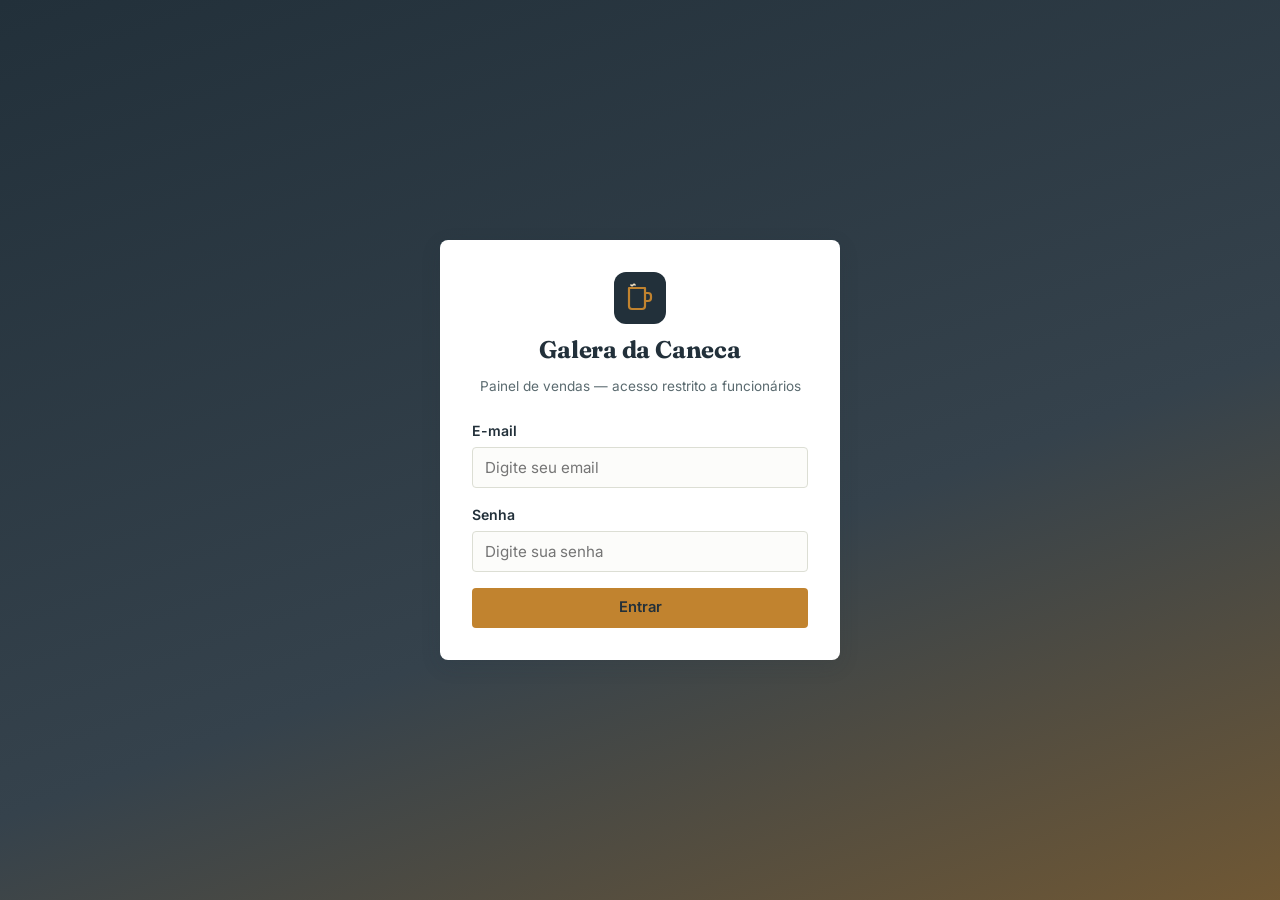
<file: src/main/webapp/index.html>
<!DOCTYPE html>
<html lang="pt-BR">
<head>
<meta charset="UTF-8">
<meta name="viewport" content="width=device-width, initial-scale=1.0">
<title>Galera da Caneca — Entrar</title>
<link rel="stylesheet" href="css/base.css">
<link rel="stylesheet" href="css/components.css">
</head>
<body>

<div class="tela-login">
  <main class="cartao-login">
    <div class="cartao-login__marca">
      <svg width="52" height="52" viewBox="0 0 52 52" fill="none" xmlns="http://www.w3.org/2000/svg" aria-hidden="true">
        <rect width="52" height="52" rx="12" fill="#22303A"/>
        <path d="M15 16h16v18a3 3 0 0 1-3 3H18a3 3 0 0 1-3-3V16Z" stroke="#C1832F" stroke-width="2.2" stroke-linejoin="round"/>
        <path d="M31 21h3a3 3 0 0 1 3 3v2a3 3 0 0 1-3 3h-3" stroke="#C1832F" stroke-width="2.2" stroke-linecap="round" stroke-linejoin="round"/>
        <path d="M17 13c.6 1 1.6 1 2 0 .6-1 1.6-1 2 0" stroke="#F3E0C2" stroke-width="1.6" stroke-linecap="round"/>
      </svg>
      <h1>Galera da Caneca</h1>
      <p>Painel de vendas — acesso restrito a funcionários</p>
    </div>

    <form id="form-login" novalidate>
      <div class="campo">
        <label for="email">E-mail</label>
        <input type="email" id="email" name="email" placeholder="Digite seu email" autocomplete="username" required>
        <span class="mensagem-erro"></span>
      </div>

      <div class="campo">
        <label for="senha">Senha</label>
        <input type="password" id="senha" name="senha" placeholder="Digite sua senha" autocomplete="current-password" required>
        <span class="mensagem-erro"></span>
      </div>

      <button type="submit" class="btn btn--primario btn--bloco">Entrar</button>
    </form>
  </main>
</div>

<script src="js/api.js"></script>
<script src="js/utilitarios.js"></script>
<script src="js/login.js"></script>
</body>
</html>
</file>
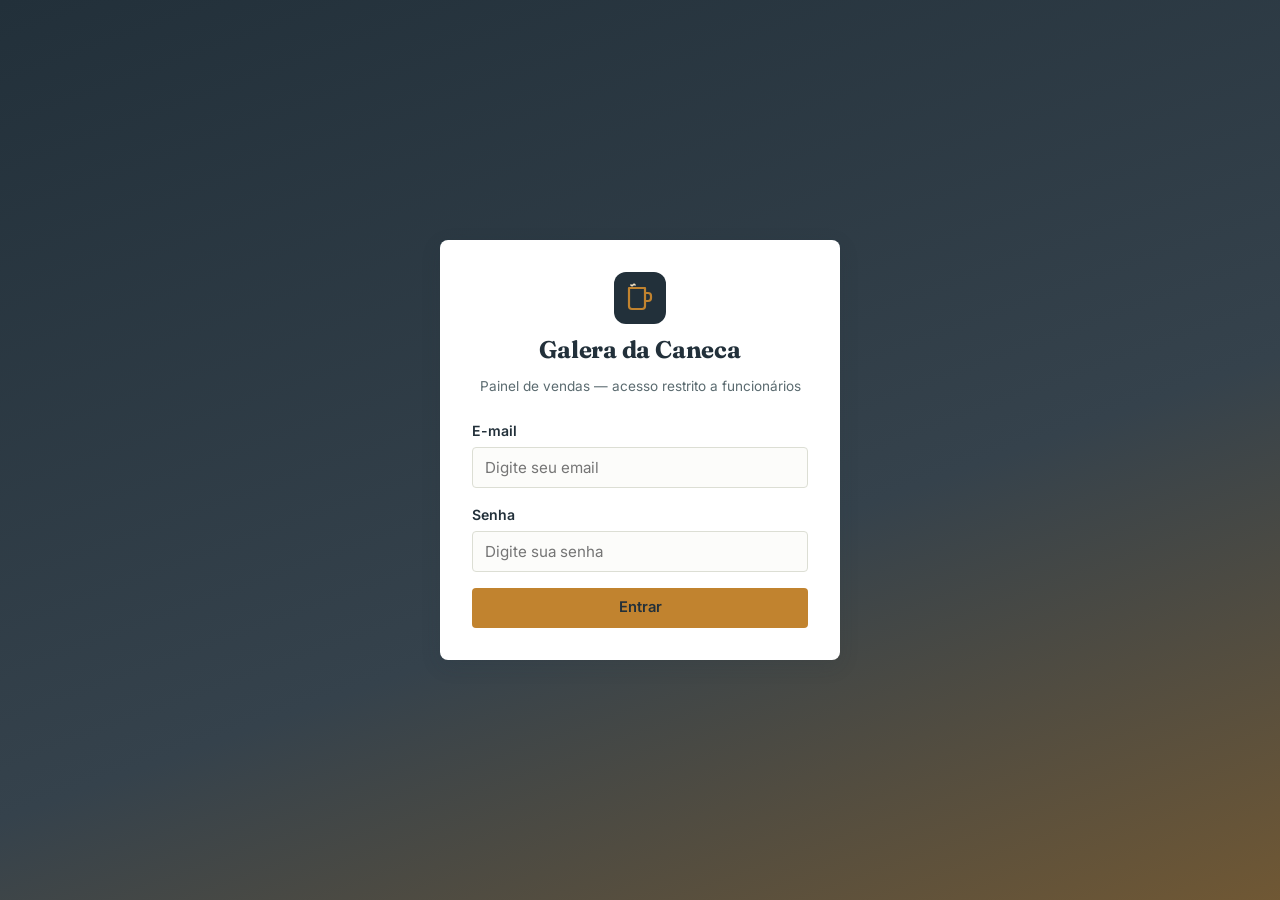
<file: src/main/webapp/cliente-form.html>
<!DOCTYPE html>
<html lang="pt-BR">
<head>
<meta charset="UTF-8">
<meta name="viewport" content="width=device-width, initial-scale=1.0">
<title>Galera da Caneca — Novo Cliente</title>
<link rel="stylesheet" href="css/base.css">
<link rel="stylesheet" href="css/layout.css">
<link rel="stylesheet" href="css/components.css">
</head>
<body>

<div class="pagina">
  <header class="cabecalho">
    <div class="cabecalho__barra">
      <div class="marca">
        <svg width="30" height="30" viewBox="0 0 52 52" fill="none" xmlns="http://www.w3.org/2000/svg" aria-hidden="true">
          <rect width="52" height="52" rx="12" fill="#C1832F"/>
          <path d="M15 16h16v18a3 3 0 0 1-3 3H18a3 3 0 0 1-3-3V16Z" stroke="#22303A" stroke-width="2.2" stroke-linejoin="round"/>
          <path d="M31 21h3a3 3 0 0 1 3 3v2a3 3 0 0 1-3 3h-3" stroke="#22303A" stroke-width="2.2" stroke-linecap="round" stroke-linejoin="round"/>
        </svg>
        <span>Galera da Caneca<span class="marca__linha2">Sistema de Vendas</span></span>
      </div>
      <nav class="nav-principal">
        <a href="dashboard.html">Dashboard</a>
        <a href="vendas.html">Vendas</a>
        <a href="clientes.html">Clientes</a>
        <a href="produtos.html" class="somente-gerente">Produtos</a>
        <a href="vendedores.html" class="somente-gerente">Funcionários</a>
      </nav>
      <div class="cabecalho__usuario">
        <span class="crachá"><span class="crachá__ponto"></span><span data-usuario-nome></span> · <span data-usuario-perfil></span></span>
        <button class="btn-sair" data-acao="sair" type="button">Sair</button>
      </div>
    </div>
  </header>

  <main class="miolo">
    <div class="container">
      <p class="trilha"><a href="clientes.html">Clientes</a> / Novo cliente</p>
      <div class="cabecalho-secao">
        <h1 data-titulo-form>Novo Cliente</h1>
      </div>

      <form id="form-cliente" class="form-caixa" novalidate>
        <fieldset>
          <legend>Dados pessoais</legend>

          <div class="campo">
            <label for="nome">Nome Completo</label>
            <input type="text" id="nome" name="nome" placeholder="Nome completo do cliente" required>
            <span class="mensagem-erro"></span>
          </div>

          <div class="linha-campos">
            <div class="campo">
              <label for="cpf">CPF</label>
              <input type="text" id="cpf" name="cpf" placeholder="000.000.000-00" maxlength="14" required>
              <span class="mensagem-erro"></span>
            </div>
            <div class="campo">
              <label for="dataNascimento">Data de Nascimento</label>
              <input type="date" id="dataNascimento" name="dataNascimento">
            </div>
          </div>

          <div class="linha-campos">
            <div class="campo">
              <label for="telefone">Telefone</label>
              <input type="text" id="telefone" name="telefone" placeholder="(00) 00000-0000" maxlength="15" required>
            </div>
            <div class="campo">
              <label for="sexo">Sexo</label>
              <select id="sexo" name="sexo" required>
                <option value="">Selecione…</option>
                <option value="M">Masculino</option>
                <option value="F">Feminino</option>
              </select>
            </div>
          </div>

          <div class="campo">
            <label for="email">E-mail</label>
            <input type="email" id="email" name="email" placeholder="[email protected]" required>
            <span class="mensagem-erro"></span>
          </div>

          <div class="campo">
            <label for="endereco">Endereço</label>
            <input type="text" id="endereco" name="endereco" placeholder="Rua, número, bairro" required>
          </div>
        </fieldset>

        <fieldset>
          <legend>Acesso ao sistema</legend>
          <div class="campo">
            <label for="senha">Senha</label>
            <input type="password" id="senha" name="senha" placeholder="Senha de acesso" required>
            <span class="mensagem-erro"></span>
          </div>
        </fieldset>

        <input type="hidden" id="clienteId" name="clienteId" value="">

        <div class="acoes-form">
          <button type="submit" class="btn btn--primario">Salvar</button>
          <a href="clientes.html" class="btn btn--secundario">Cancelar</a>
        </div>
      </form>
    </div>
  </main>

  <footer class="rodape">Galera da Caneca &copy; 2026 — Projeto acadêmico.</footer>
</div>

<script src="js/api.js"></script>
<script src="js/utilitarios.js"></script>
<script src="js/cabecalho.js"></script>
<script src="js/clientes.js"></script>
<script>inicializarFormularioCliente();</script>
</body>
</html>
</file>
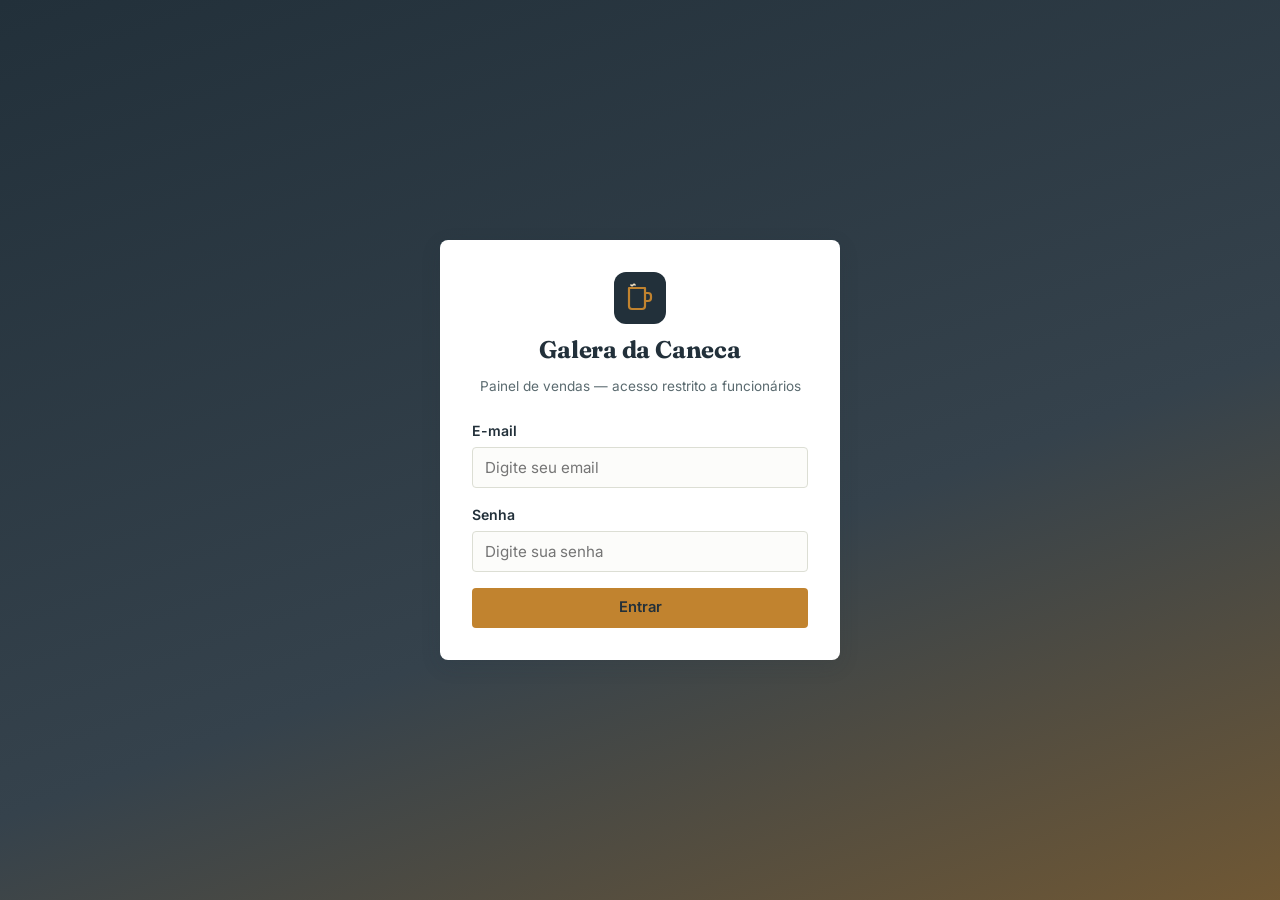
<file: src/main/webapp/clientes.html>
<!DOCTYPE html>
<html lang="pt-BR">
<head>
<meta charset="UTF-8">
<meta name="viewport" content="width=device-width, initial-scale=1.0">
<title>Galera da Caneca — Clientes</title>
<link rel="stylesheet" href="css/base.css">
<link rel="stylesheet" href="css/layout.css">
<link rel="stylesheet" href="css/components.css">
</head>
<body>

<div class="pagina">
  <header class="cabecalho">
    <div class="cabecalho__barra">
      <div class="marca">
        <svg width="30" height="30" viewBox="0 0 52 52" fill="none" xmlns="http://www.w3.org/2000/svg" aria-hidden="true">
          <rect width="52" height="52" rx="12" fill="#C1832F"/>
          <path d="M15 16h16v18a3 3 0 0 1-3 3H18a3 3 0 0 1-3-3V16Z" stroke="#22303A" stroke-width="2.2" stroke-linejoin="round"/>
          <path d="M31 21h3a3 3 0 0 1 3 3v2a3 3 0 0 1-3 3h-3" stroke="#22303A" stroke-width="2.2" stroke-linecap="round" stroke-linejoin="round"/>
        </svg>
        <span>Galera da Caneca<span class="marca__linha2">Sistema de Vendas</span></span>
      </div>
      <nav class="nav-principal">
        <a href="dashboard.html">Dashboard</a>
        <a href="vendas.html">Vendas</a>
        <a href="clientes.html" class="ativo">Clientes</a>
        <a href="produtos.html" class="somente-gerente">Produtos</a>
        <a href="vendedores.html" class="somente-gerente">Funcionários</a>
      </nav>
      <div class="cabecalho__usuario">
        <span class="crachá"><span class="crachá__ponto"></span><span data-usuario-nome></span> · <span data-usuario-perfil></span></span>
        <button class="btn-sair" data-acao="sair" type="button">Sair</button>
      </div>
    </div>
  </header>

  <main class="miolo">
    <div class="container">
      <div class="cabecalho-secao">
        <div>
          <h1>Clientes Cadastrados</h1>
          <p class="subtitulo" data-contador-clientes>0 cliente(s)</p>
        </div>
        <a href="cliente-form.html" class="btn btn--primario">+ Novo Cliente</a>
      </div>

      <div class="barra-filtros">
        <input type="search" id="busca-cliente" placeholder="Buscar por nome…" aria-label="Buscar cliente por nome">
      </div>

      <div class="tabela-caixa">
        <table class="tabela-dados" id="tabela-clientes">
          <thead>
            <tr>
              <th>ID</th>
              <th>Nome Completo</th>
              <th>CPF</th>
              <th>Telefone</th>
              <th>Email</th>
              <th></th>
            </tr>
          </thead>
          <tbody></tbody>
        </table>
      </div>
    </div>
  </main>

  <footer class="rodape">Galera da Caneca &copy; 2026 — Projeto acadêmico.</footer>
</div>

<script src="js/api.js"></script>
<script src="js/utilitarios.js"></script>
<script src="js/cabecalho.js"></script>
<script src="js/clientes.js"></script>
<script>inicializarListaClientes();</script>
</body>
</html>
</file>
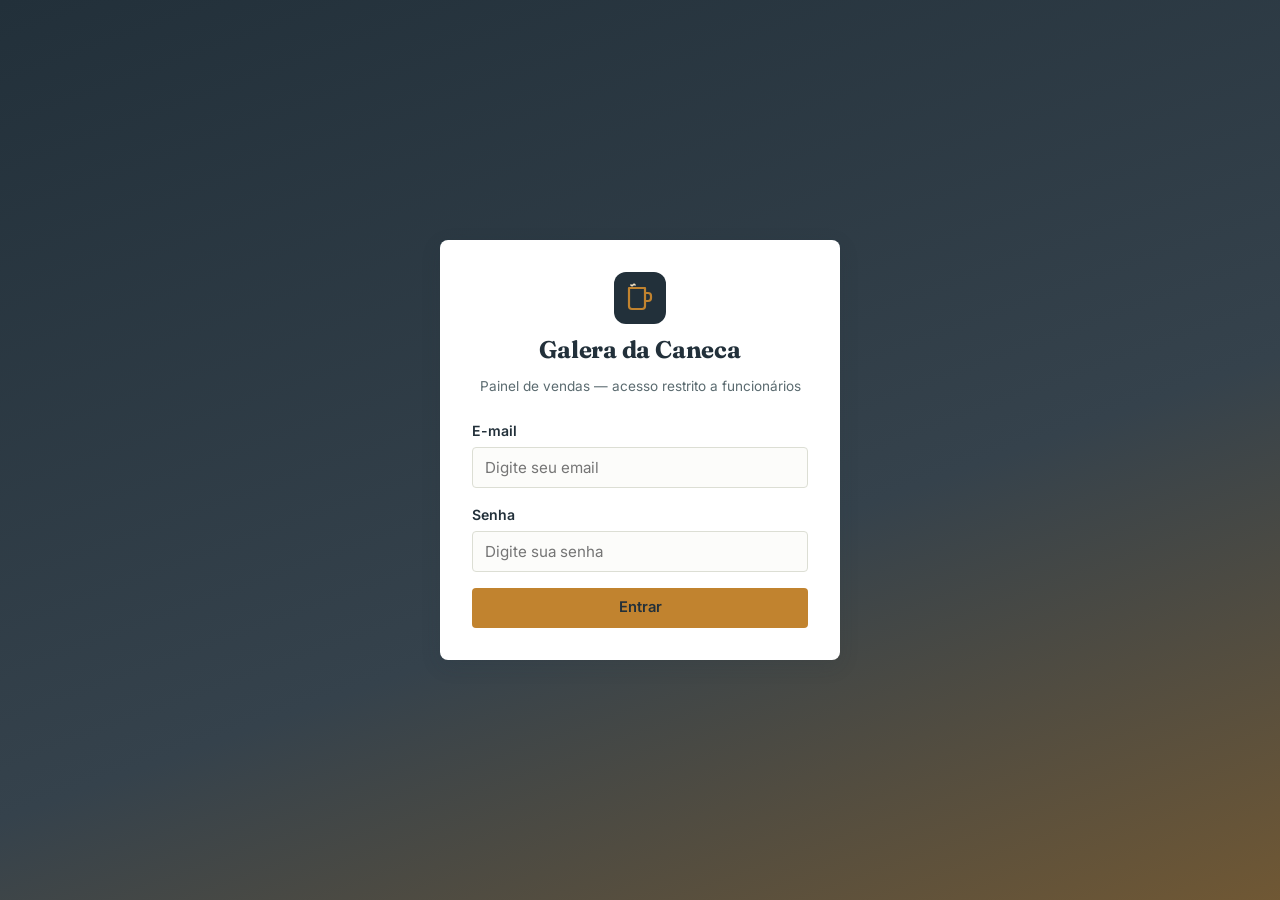
<file: src/main/webapp/dashboard.html>
<!DOCTYPE html>
<html lang="pt-BR">
<head>
<meta charset="UTF-8">
<meta name="viewport" content="width=device-width, initial-scale=1.0">
<title>Galera da Caneca — Dashboard</title>
<link rel="stylesheet" href="css/base.css">
<link rel="stylesheet" href="css/layout.css">
<link rel="stylesheet" href="css/components.css">
</head>
<body>

<div class="pagina">
  <header class="cabecalho">
    <div class="cabecalho__barra">
      <div class="marca">
        <svg width="30" height="30" viewBox="0 0 52 52" fill="none" xmlns="http://www.w3.org/2000/svg" aria-hidden="true">
          <rect width="52" height="52" rx="12" fill="#C1832F"/>
          <path d="M15 16h16v18a3 3 0 0 1-3 3H18a3 3 0 0 1-3-3V16Z" stroke="#22303A" stroke-width="2.2" stroke-linejoin="round"/>
          <path d="M31 21h3a3 3 0 0 1 3 3v2a3 3 0 0 1-3 3h-3" stroke="#22303A" stroke-width="2.2" stroke-linecap="round" stroke-linejoin="round"/>
        </svg>
        <span>Galera da Caneca<span class="marca__linha2">Sistema de Vendas</span></span>
      </div>
      <nav class="nav-principal">
        <a href="dashboard.html" class="ativo">Dashboard</a>
        <a href="vendas.html">Vendas</a>
        <a href="clientes.html">Clientes</a>
        <a href="produtos.html" class="somente-gerente">Produtos</a>
        <a href="vendedores.html" class="somente-gerente">Funcionários</a>
      </nav>
      <div class="cabecalho__usuario">
        <span class="crachá"><span class="crachá__ponto"></span><span data-usuario-nome></span> · <span data-usuario-perfil></span></span>
        <button class="btn-sair" data-acao="sair" type="button">Sair</button>
      </div>
    </div>
  </header>

  <main class="miolo">
    <div class="container">
      <div class="cabecalho-secao">
        <div>
          <h1>Painel geral</h1>
          <p class="subtitulo">Resumo das vendas registradas no sistema.</p>
        </div>
        <a href="venda-form.html" class="btn btn--primario">+ Nova Venda</a>
      </div>

      <section class="grade-cartoes">
        <div class="cartao-metrica">
          <div class="cartao-metrica__rotulo">Total vendido</div>
          <div class="cartao-metrica__valor" data-metrica="total-vendido">R$ 0,00</div>
        </div>
        <div class="cartao-metrica">
          <div class="cartao-metrica__rotulo">Vendas registradas</div>
          <div class="cartao-metrica__valor" data-metrica="qtd-vendas">0</div>
        </div>
        <div class="cartao-metrica">
          <div class="cartao-metrica__rotulo">Unidades vendidas</div>
          <div class="cartao-metrica__valor" data-metrica="unidades">0</div>
        </div>
        <div class="cartao-metrica somente-gerente">
          <div class="cartao-metrica__rotulo">Produtos c/ estoque baixo</div>
          <div class="cartao-metrica__valor" data-metrica="baixo-estoque">0</div>
        </div>
      </section>

      <h2 style="margin-bottom: 16px;">Acesso rápido</h2>
      <section class="grade-acoes" style="margin-bottom: 40px;">
        <a class="cartao-acao" href="venda-form.html">
          <div class="cartao-acao__icone">＋</div>
          <h3>Registrar Venda</h3>
          <p>Lançar uma nova venda com cálculo automático de desconto.</p>
        </a>
        <a class="cartao-acao" href="vendas.html">
          <div class="cartao-acao__icone">📋</div>
          <h3>Ver Vendas</h3>
          <p>Consultar o histórico de vendas registradas.</p>
        </a>
        <a class="cartao-acao" href="clientes.html">
          <div class="cartao-acao__icone">🧾</div>
          <h3>Clientes</h3>
          <p>Cadastrar e consultar clientes da loja.</p>
        </a>
        <a class="cartao-acao somente-gerente" href="produtos.html">
          <div class="cartao-acao__icone">🍺</div>
          <h3>Catálogo de Produtos</h3>
          <p>Gerenciar canecas, growlers e equipamentos.</p>
        </a>
        <a class="cartao-acao somente-gerente" href="vendedores.html">
          <div class="cartao-acao__icone">👥</div>
          <h3>Funcionários</h3>
          <p>Cadastrar e gerenciar vendedores e gerentes.</p>
        </a>
      </section>

      <h2 style="margin-bottom: 16px;">Últimas vendas</h2>
      <div class="tabela-caixa">
        <table class="tabela-dados" id="tabela-ultimas-vendas">
          <thead>
            <tr>
              <th>Data</th>
              <th>Cliente</th>
              <th>Produto</th>
              <th class="numerico">Qtd.</th>
              <th class="numerico">Total</th>
            </tr>
          </thead>
          <tbody></tbody>
        </table>
      </div>
    </div>
  </main>

  <footer class="rodape">Galera da Caneca &copy; 2026 — Projeto acadêmico, front-end sem conexão com banco de dados.</footer>
</div>

<script src="js/api.js"></script>
<script src="js/utilitarios.js"></script>
<script src="js/cabecalho.js"></script>
<script src="js/painel.js"></script>
</body>
</html>
</file>
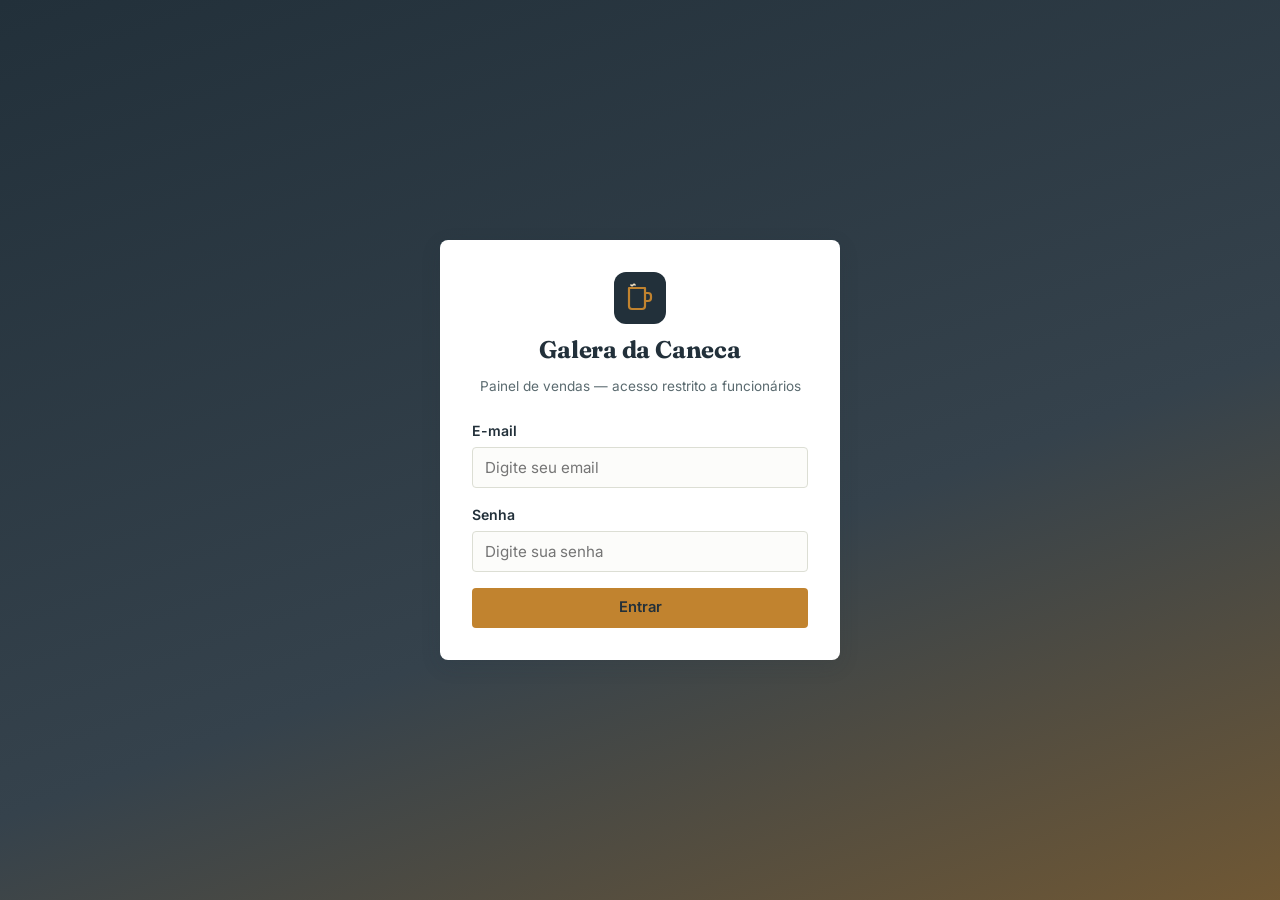
<file: src/main/webapp/produto-form.html>
<!DOCTYPE html>
<html lang="pt-BR">
<head>
<meta charset="UTF-8">
<meta name="viewport" content="width=device-width, initial-scale=1.0">
<title>Galera da Caneca — Novo Produto</title>
<link rel="stylesheet" href="css/base.css">
<link rel="stylesheet" href="css/layout.css">
<link rel="stylesheet" href="css/components.css">
</head>
<body>

<div class="pagina">
  <header class="cabecalho">
    <div class="cabecalho__barra">
      <div class="marca">
        <svg width="30" height="30" viewBox="0 0 52 52" fill="none" xmlns="http://www.w3.org/2000/svg" aria-hidden="true">
          <rect width="52" height="52" rx="12" fill="#C1832F"/>
          <path d="M15 16h16v18a3 3 0 0 1-3 3H18a3 3 0 0 1-3-3V16Z" stroke="#22303A" stroke-width="2.2" stroke-linejoin="round"/>
          <path d="M31 21h3a3 3 0 0 1 3 3v2a3 3 0 0 1-3 3h-3" stroke="#22303A" stroke-width="2.2" stroke-linecap="round" stroke-linejoin="round"/>
        </svg>
        <span>Galera da Caneca<span class="marca__linha2">Sistema de Vendas</span></span>
      </div>
      <nav class="nav-principal">
        <a href="dashboard.html">Dashboard</a>
        <a href="vendas.html">Vendas</a>
        <a href="clientes.html">Clientes</a>
        <a href="produtos.html" class="ativo somente-gerente">Produtos</a>
        <a href="vendedores.html" class="somente-gerente">Funcionários</a>
      </nav>
      <div class="cabecalho__usuario">
        <span class="crachá"><span class="crachá__ponto"></span><span data-usuario-nome></span> · <span data-usuario-perfil></span></span>
        <button class="btn-sair" data-acao="sair" type="button">Sair</button>
      </div>
    </div>
  </header>

  <main class="miolo">
    <div class="container">
      <p class="trilha"><a href="produtos.html">Produtos</a> / Novo produto</p>
      <div class="cabecalho-secao">
        <h1 data-titulo-form>Novo Produto</h1>
      </div>

      <form id="form-produto" class="form-caixa" novalidate>
        <input type="hidden" id="produtoId">

        <fieldset>
          <legend>Dados do produto</legend>

          <div class="campo">
            <label for="nome">Nome do Produto</label>
            <input type="text" id="nome" name="nome" placeholder="Ex.: Caneca Chopp 300ml" required>
            <span class="mensagem-erro"></span>
          </div>

          <div class="linha-campos">
            <div class="campo">
              <label for="preco">Preço (R$)</label>
              <input type="number" id="preco" name="preco" min="0.01" step="0.01" placeholder="Ex.: 29.90" required>
              <span class="mensagem-erro"></span>
            </div>
            <div class="campo">
              <label for="estoque">Quantidade em Estoque</label>
              <input type="number" id="estoque" name="estoque" min="0" step="1" placeholder="Ex.: 50" required>
              <span class="mensagem-erro"></span>
            </div>
          </div>
        </fieldset>

        <div class="acoes-form">
          <button type="submit" class="btn btn--primario">Salvar</button>
          <a href="produtos.html" class="btn btn--secundario">Cancelar</a>
        </div>
      </form>
    </div>
  </main>

  <footer class="rodape">Galera da Caneca &copy; 2026 — Projeto acadêmico, front-end sem conexão com banco de dados.</footer>
</div>

<script src="js/api.js"></script>
<script src="js/utilitarios.js"></script>
<script src="js/cabecalho.js"></script>
<script src="js/produtos.js"></script>
<script>inicializarFormularioProduto();</script>
</body>
</html>
</file>
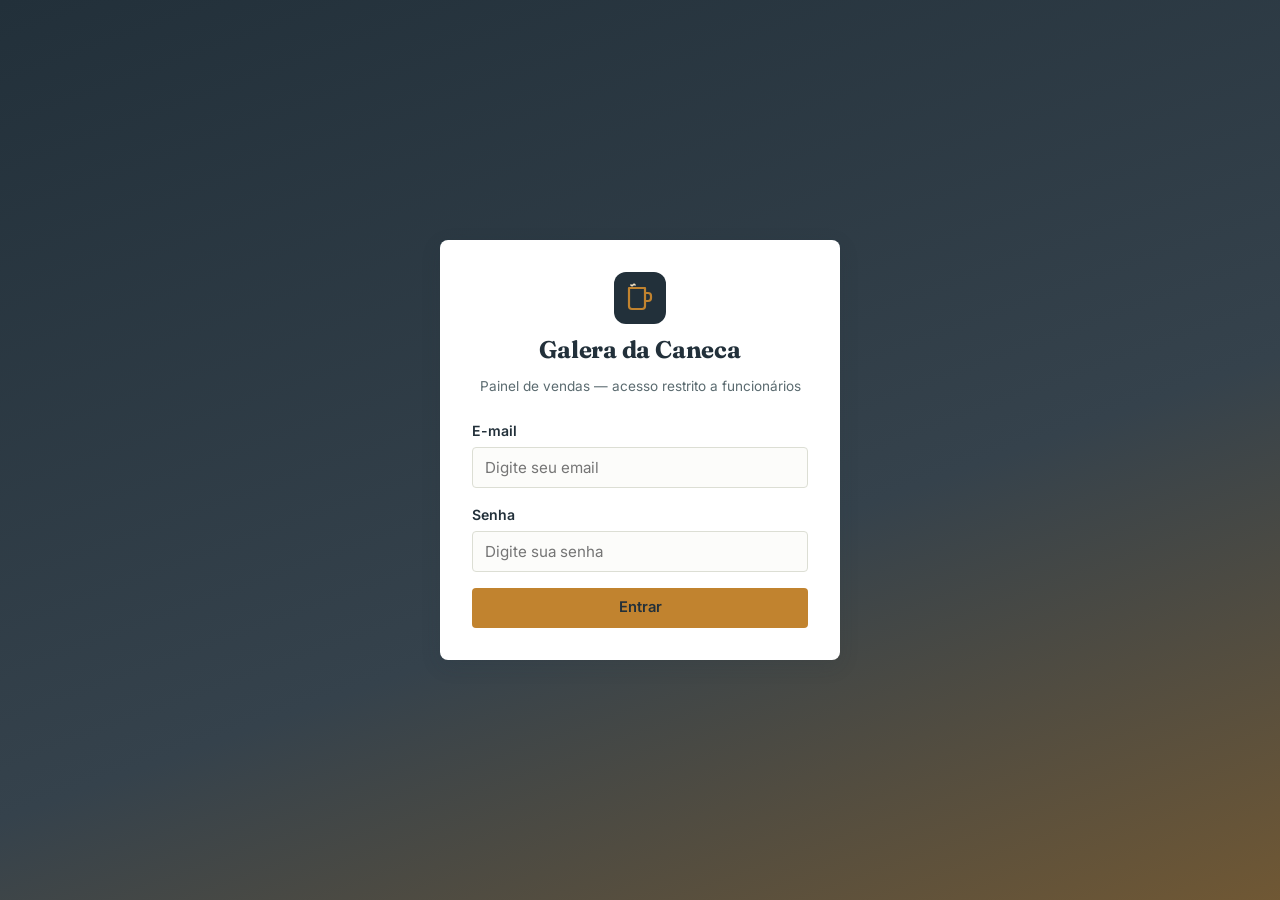
<file: src/main/webapp/produtos.html>
<!DOCTYPE html>
<html lang="pt-BR">
<head>
<meta charset="UTF-8">
<meta name="viewport" content="width=device-width, initial-scale=1.0">
<title>Galera da Caneca — Produtos</title>
<link rel="stylesheet" href="css/base.css">
<link rel="stylesheet" href="css/layout.css">
<link rel="stylesheet" href="css/components.css">
</head>
<body>

<div class="pagina">
  <header class="cabecalho">
    <div class="cabecalho__barra">
      <div class="marca">
        <svg width="30" height="30" viewBox="0 0 52 52" fill="none" xmlns="http://www.w3.org/2000/svg" aria-hidden="true">
          <rect width="52" height="52" rx="12" fill="#C1832F"/>
          <path d="M15 16h16v18a3 3 0 0 1-3 3H18a3 3 0 0 1-3-3V16Z" stroke="#22303A" stroke-width="2.2" stroke-linejoin="round"/>
          <path d="M31 21h3a3 3 0 0 1 3 3v2a3 3 0 0 1-3 3h-3" stroke="#22303A" stroke-width="2.2" stroke-linecap="round" stroke-linejoin="round"/>
        </svg>
        <span>Galera da Caneca<span class="marca__linha2">Sistema de Vendas</span></span>
      </div>
      <nav class="nav-principal">
        <a href="dashboard.html">Dashboard</a>
        <a href="vendas.html">Vendas</a>
        <a href="clientes.html">Clientes</a>
        <a href="produtos.html" class="ativo somente-gerente">Produtos</a>
        <a href="vendedores.html" class="somente-gerente">Funcionários</a>
      </nav>
      <div class="cabecalho__usuario">
        <span class="crachá"><span class="crachá__ponto"></span><span data-usuario-nome></span> · <span data-usuario-perfil></span></span>
        <button class="btn-sair" data-acao="sair" type="button">Sair</button>
      </div>
    </div>
  </header>

  <main class="miolo">
    <div class="container">
      <div class="cabecalho-secao">
        <div>
          <h1>Catálogo de Produtos</h1>
          <p class="subtitulo" data-contador-produtos>0 produto(s)</p>
        </div>
        <a href="produto-form.html" class="btn btn--primario somente-gerente">+ Novo Produto</a>
      </div>

      <div class="barra-filtros">
        <input type="search" id="busca-produto" placeholder="Buscar por nome…" aria-label="Buscar produto por nome">
      </div>

      <div class="tabela-caixa">
        <table class="tabela-dados" id="tabela-produtos">
          <thead>
            <tr>
              <th>ID</th>
              <th>Nome</th>
              <th>Categoria</th>
              <th class="numerico">Preço</th>
              <th class="numerico">Estoque</th>
              <th></th>
            </tr>
          </thead>
          <tbody></tbody>
        </table>
      </div>
    </div>
  </main>

  <footer class="rodape">Galera da Caneca &copy; 2026 — Projeto acadêmico, front-end sem conexão com banco de dados.</footer>
</div>

<script src="js/api.js"></script>
<script src="js/utilitarios.js"></script>
<script src="js/cabecalho.js"></script>
<script src="js/produtos.js"></script>
<script>inicializarListaProdutos();</script>
</body>
</html>
</file>
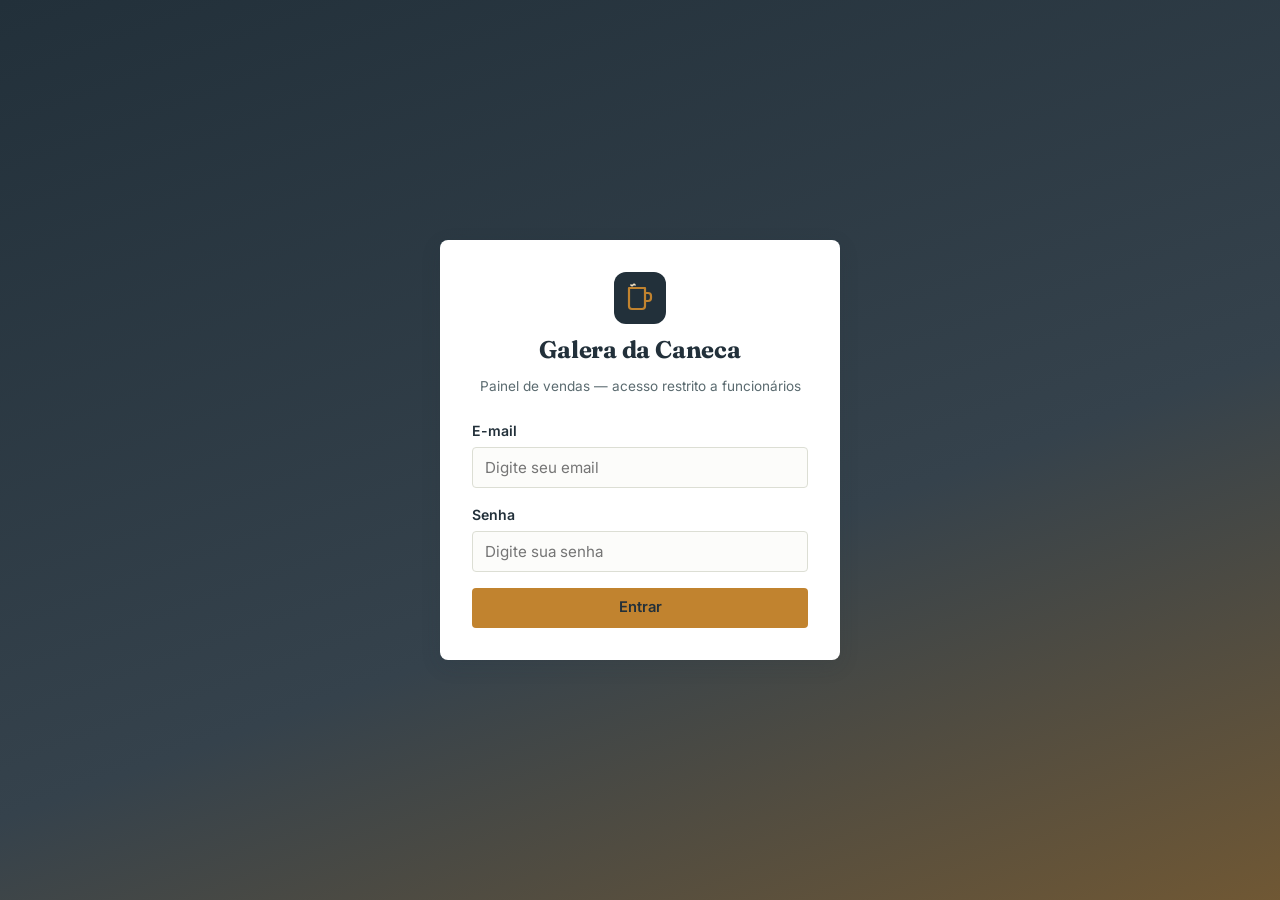
<file: src/main/webapp/venda-form.html>
<!DOCTYPE html>
<html lang="pt-BR">
<head>
<meta charset="UTF-8">
<meta name="viewport" content="width=device-width, initial-scale=1.0">
<title>Galera da Caneca — Nova Venda</title>
<link rel="stylesheet" href="css/base.css">
<link rel="stylesheet" href="css/layout.css">
<link rel="stylesheet" href="css/components.css">
</head>
<body>

<div class="pagina">
  <header class="cabecalho">
    <div class="cabecalho__barra">
      <div class="marca">
        <svg width="30" height="30" viewBox="0 0 52 52" fill="none" xmlns="http://www.w3.org/2000/svg" aria-hidden="true">
          <rect width="52" height="52" rx="12" fill="#C1832F"/>
          <path d="M15 16h16v18a3 3 0 0 1-3 3H18a3 3 0 0 1-3-3V16Z" stroke="#22303A" stroke-width="2.2" stroke-linejoin="round"/>
          <path d="M31 21h3a3 3 0 0 1 3 3v2a3 3 0 0 1-3 3h-3" stroke="#22303A" stroke-width="2.2" stroke-linecap="round" stroke-linejoin="round"/>
        </svg>
        <span>Galera da Caneca<span class="marca__linha2">Sistema de Vendas</span></span>
      </div>
      <nav class="nav-principal">
        <a href="dashboard.html">Dashboard</a>
        <a href="vendas.html" class="ativo">Vendas</a>
        <a href="clientes.html">Clientes</a>
        <a href="produtos.html" class="somente-gerente">Produtos</a>
        <a href="vendedores.html" class="somente-gerente">Funcionários</a>
      </nav>
      <div class="cabecalho__usuario">
        <span class="crachá"><span class="crachá__ponto"></span><span data-usuario-nome></span> · <span data-usuario-perfil></span></span>
        <button class="btn-sair" data-acao="sair" type="button">Sair</button>
      </div>
    </div>
  </header>

  <main class="miolo">
    <div class="container">
      <p class="trilha"><a href="vendas.html">Vendas</a> / Nova venda</p>
      <div class="cabecalho-secao">
        <div>
          <h1>Registrar Venda</h1>
          <p class="subtitulo">O desconto é calculado automaticamente conforme a quantidade.</p>
        </div>
      </div>

      <div style="display:grid; grid-template-columns: 1.4fr 1fr; gap: 24px; align-items:start;">
        <form id="form-venda" class="form-caixa" novalidate>
          <fieldset>
            <legend>Dados da venda</legend>

            <div class="campo">
              <label for="clienteId">Cliente</label>
              <select id="clienteId" name="clienteId" required></select>
              <span class="dica">Não encontrou o cliente? <a href="cliente-form.html">Cadastre um novo</a>.</span>
              <span class="mensagem-erro"></span>
            </div>

            <div class="linha-campos">
              <div class="campo">
                <label for="produtoId">Produto</label>
                <select id="produtoId" name="produtoId" required></select>
                <span class="mensagem-erro"></span>
              </div>
              <div class="campo">
                <label for="quantidade">Quantidade</label>
                <input type="number" id="quantidade" name="quantidade" min="1" step="1" value="1" required>
                <span class="dica" data-saida="estoque-disponivel">—</span>
                <span class="mensagem-erro"></span>
              </div>
            </div>

            <div class="campo">
              <label for="formaPagamento">Forma de Pagamento</label>
              <select id="formaPagamento" name="formaPagamento">
                <option value="Dinheiro">Dinheiro</option>
                <option value="Cartão">Cartão</option>
                <option value="Pix">Pix</option>
                <option value="Boleto">Boleto</option>
              </select>
            </div>
          </fieldset>

          <div class="acoes-form">
            <button type="submit" class="btn btn--primario">Salvar Venda</button>
            <a href="vendas.html" class="btn btn--secundario">Cancelar</a>
          </div>
        </form>

        <aside class="cartao">
          <h3 style="margin-bottom:12px;">Resumo do pedido</h3>
          <div style="display:flex; justify-content:space-between; margin-bottom:8px;">
            <span class="dica">Preço unitário</span>
            <strong data-saida="preco-unitario">—</strong>
          </div>
          <div style="display:flex; justify-content:space-between; margin-bottom:8px;">
            <span class="dica">Subtotal</span>
            <strong data-saida="subtotal">R$ 0,00</strong>
          </div>
          <div style="display:flex; justify-content:space-between; margin-bottom:8px;">
            <span class="dica">Desconto</span>
            <strong data-saida="desconto">R$ 0,00</strong>
          </div>
          <hr style="border:none; border-top:1px solid var(--cor-borda); margin: 12px 0;">
          <div style="display:flex; justify-content:space-between; font-size:1.15rem;">
            <span>Total</span>
            <strong data-saida="total" style="font-family: var(--fonte-dados); color: var(--cor-cobre-escuro);">R$ 0,00</strong>
          </div>
          <p class="dica" style="margin-top:14px;" data-faixa-desconto>Sem desconto (menos de 5 unidades)</p>
          <div class="alerta alerta--info" style="margin-top:14px;">
            Regra de desconto: <strong>0%</strong> até 4 un. · <strong>5%</strong> de 5 a 9 un. · <strong>10%</strong> a partir de 10 un.
          </div>
        </aside>
      </div>
    </div>
  </main>

  <footer class="rodape">Galera da Caneca &copy; 2026 — Projeto acadêmico, front-end sem conexão com banco de dados.</footer>
</div>

<script src="js/api.js"></script>
<script src="js/utilitarios.js"></script>
<script src="js/cabecalho.js"></script>
<script src="js/vendas.js"></script>
<script>inicializarFormularioVenda();</script>
</body>
</html>
</file>
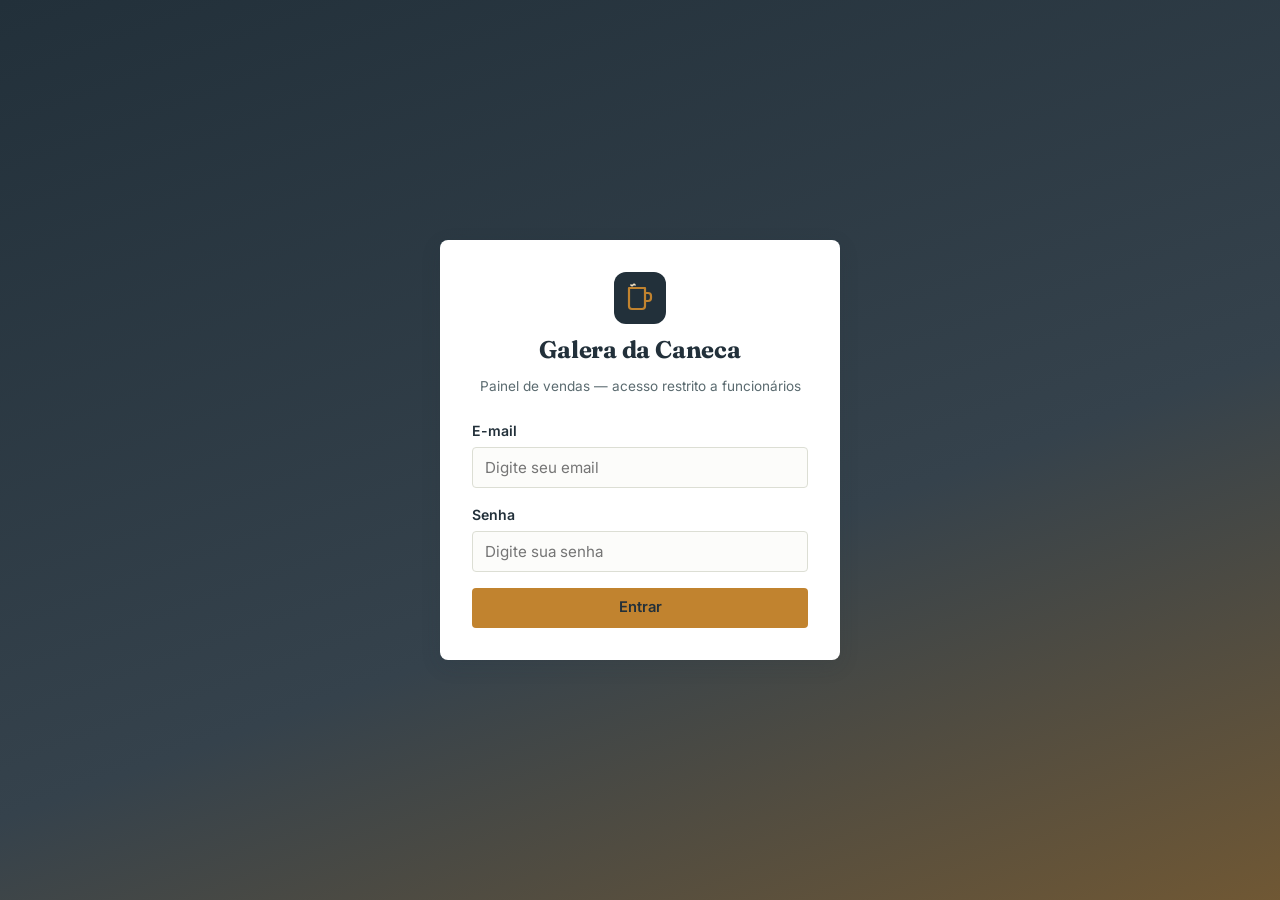
<file: src/main/webapp/vendas.html>
<!DOCTYPE html>
<html lang="pt-BR">
<head>
<meta charset="UTF-8">
<meta name="viewport" content="width=device-width, initial-scale=1.0">
<title>Galera da Caneca — Vendas</title>
<link rel="stylesheet" href="css/base.css">
<link rel="stylesheet" href="css/layout.css">
<link rel="stylesheet" href="css/components.css">
</head>
<body>

<div class="pagina">
  <header class="cabecalho">
    <div class="cabecalho__barra">
      <div class="marca">
        <svg width="30" height="30" viewBox="0 0 52 52" fill="none" xmlns="http://www.w3.org/2000/svg" aria-hidden="true">
          <rect width="52" height="52" rx="12" fill="#C1832F"/>
          <path d="M15 16h16v18a3 3 0 0 1-3 3H18a3 3 0 0 1-3-3V16Z" stroke="#22303A" stroke-width="2.2" stroke-linejoin="round"/>
          <path d="M31 21h3a3 3 0 0 1 3 3v2a3 3 0 0 1-3 3h-3" stroke="#22303A" stroke-width="2.2" stroke-linecap="round" stroke-linejoin="round"/>
        </svg>
        <span>Galera da Caneca<span class="marca__linha2">Sistema de Vendas</span></span>
      </div>
      <nav class="nav-principal">
        <a href="dashboard.html">Dashboard</a>
        <a href="vendas.html" class="ativo">Vendas</a>
        <a href="clientes.html">Clientes</a>
        <a href="produtos.html" class="somente-gerente">Produtos</a>
        <a href="vendedores.html" class="somente-gerente">Funcionários</a>
      </nav>
      <div class="cabecalho__usuario">
        <span class="crachá"><span class="crachá__ponto"></span><span data-usuario-nome></span> · <span data-usuario-perfil></span></span>
        <button class="btn-sair" data-acao="sair" type="button">Sair</button>
      </div>
    </div>
  </header>

  <main class="miolo">
    <div class="container">
      <div class="cabecalho-secao">
        <div>
          <h1>Vendas</h1>
          <p class="subtitulo" data-contador-vendas>0 venda(s)</p>
        </div>
        <a href="venda-form.html" class="btn btn--primario">+ Nova Venda</a>
      </div>

      <div class="barra-filtros">
        <input type="search" id="busca-venda" placeholder="Buscar por cliente…" aria-label="Buscar venda por cliente">
        <select id="filtro-vendedor" aria-label="Filtrar por vendedor"></select>
      </div>

      <div class="tabela-caixa">
        <table class="tabela-dados" id="tabela-vendas">
          <thead>
            <tr>
              <th>Data</th>
              <th>Cliente</th>
              <th>Produto</th>
              <th class="numerico">Qtd.</th>
              <th class="numerico">Desconto</th>
              <th class="numerico">Total</th>
              <th>Vendedor(a)</th>
              <th></th>
            </tr>
          </thead>
          <tbody></tbody>
        </table>
      </div>
    </div>
  </main>

  <footer class="rodape">Galera da Caneca &copy; 2026 — Projeto acadêmico, front-end sem conexão com banco de dados.</footer>
</div>

<script src="js/api.js"></script>
<script src="js/utilitarios.js"></script>
<script src="js/cabecalho.js"></script>
<script src="js/vendas.js"></script>
<script>inicializarListaVendas();</script>
</body>
</html>
</file>
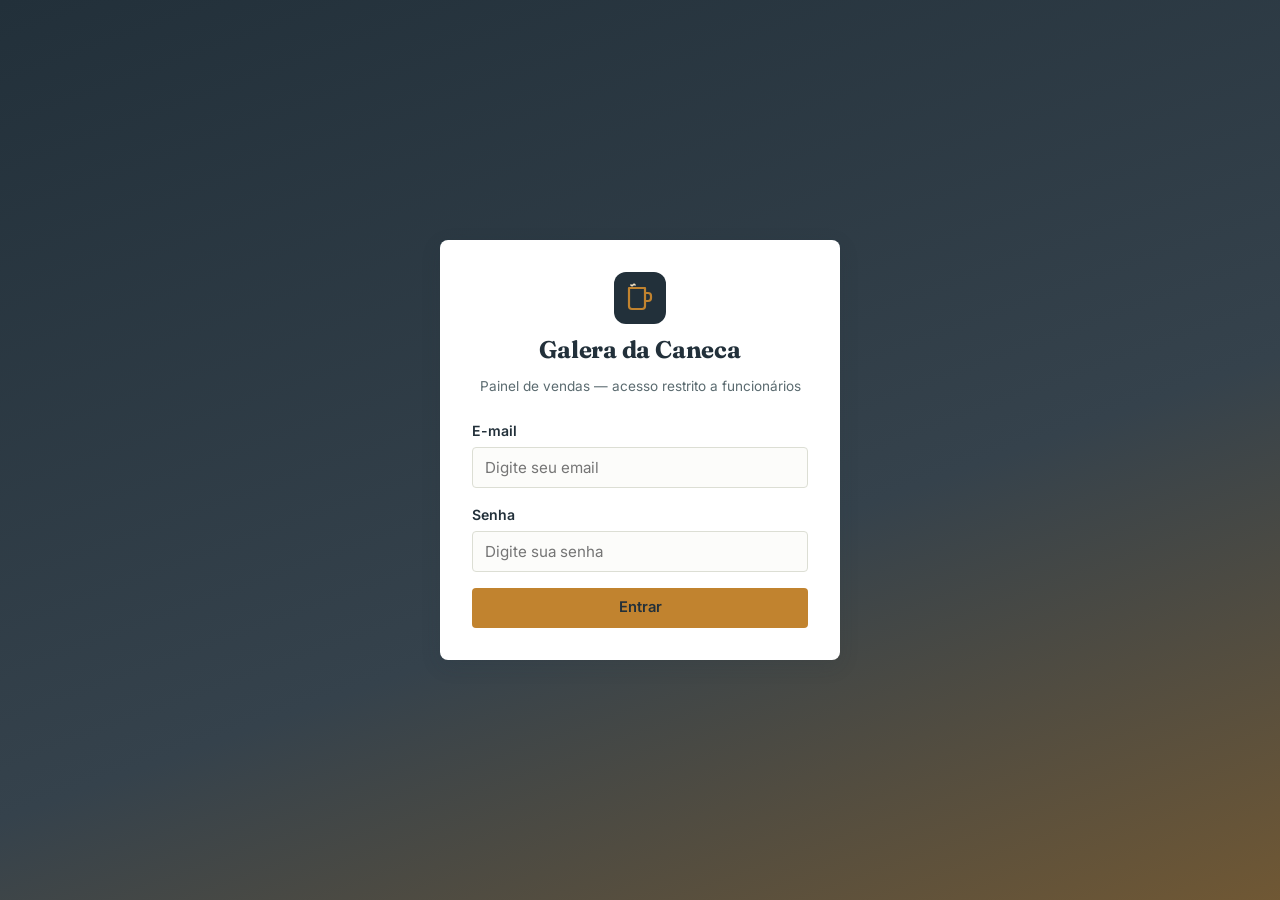
<file: src/main/webapp/vendedor-form.html>
<!DOCTYPE html>
<html lang="pt-BR">
<head>
<meta charset="UTF-8">
<meta name="viewport" content="width=device-width, initial-scale=1.0">
<title>Galera da Caneca — Novo Funcionário</title>
<link rel="stylesheet" href="css/base.css">
<link rel="stylesheet" href="css/layout.css">
<link rel="stylesheet" href="css/components.css">
</head>
<body>

<div class="pagina">
  <header class="cabecalho">
    <div class="cabecalho__barra">
      <div class="marca">
        <svg width="30" height="30" viewBox="0 0 52 52" fill="none" xmlns="http://www.w3.org/2000/svg" aria-hidden="true">
          <rect width="52" height="52" rx="12" fill="#C1832F"/>
          <path d="M15 16h16v18a3 3 0 0 1-3 3H18a3 3 0 0 1-3-3V16Z" stroke="#22303A" stroke-width="2.2" stroke-linejoin="round"/>
          <path d="M31 21h3a3 3 0 0 1 3 3v2a3 3 0 0 1-3 3h-3" stroke="#22303A" stroke-width="2.2" stroke-linecap="round" stroke-linejoin="round"/>
        </svg>
        <span>Galera da Caneca<span class="marca__linha2">Sistema de Vendas</span></span>
      </div>
      <nav class="nav-principal">
        <a href="dashboard.html">Dashboard</a>
        <a href="vendas.html">Vendas</a>
        <a href="clientes.html">Clientes</a>
        <a href="produtos.html" class="somente-gerente">Produtos</a>
        <a href="vendedores.html" class="ativo somente-gerente">Funcionários</a>
      </nav>
      <div class="cabecalho__usuario">
        <span class="crachá"><span class="crachá__ponto"></span><span data-usuario-nome></span> · <span data-usuario-perfil></span></span>
        <button class="btn-sair" data-acao="sair" type="button">Sair</button>
      </div>
    </div>
  </header>

  <main class="miolo">
    <div class="container">
      <p class="trilha"><a href="vendedores.html">Funcionários</a> / Novo funcionário</p>
      <div class="cabecalho-secao">
        <h1 data-titulo-form>Novo Funcionário</h1>
      </div>

      <form id="form-vendedor" class="form-caixa" novalidate>
        <input type="hidden" id="vendedorId">

        <fieldset>
          <legend>Dados pessoais</legend>

          <div class="campo">
            <label for="nome">Nome Completo</label>
            <input type="text" id="nome" name="nome" placeholder="Nome completo do funcionário" required>
            <span class="mensagem-erro"></span>
          </div>

          <div class="linha-campos">
            <div class="campo">
              <label for="cpf">CPF</label>
              <input type="text" id="cpf" name="cpf" placeholder="000.000.000-00" maxlength="14" required>
              <span class="mensagem-erro"></span>
            </div>
            <div class="campo">
              <label for="dataNascimento">Data de Nascimento</label>
              <input type="date" id="dataNascimento" name="dataNascimento">
            </div>
          </div>

          <div class="linha-campos">
            <div class="campo">
              <label for="sexo">Sexo</label>
              <select id="sexo" name="sexo">
                <option value="">Não informar</option>
                <option value="M">Masculino</option>
                <option value="F">Feminino</option>
              </select>
            </div>
            <div class="campo">
              <label for="email">E-mail</label>
              <input type="email" id="email" name="email" placeholder="[email protected]" required>
              <span class="mensagem-erro"></span>
            </div>
          </div>
        </fieldset>

        <fieldset>
          <legend>Acesso ao sistema</legend>

          <div class="campo">
            <label for="senha">Senha</label>
            <input type="password" id="senha" name="senha" placeholder="Senha de acesso" required>
            <span class="mensagem-erro"></span>
          </div>

          <div class="campo campo-checkbox">
            <input type="checkbox" id="isGerente" name="isGerente">
            <label for="isGerente" style="margin-bottom:0;">Este funcionário é gerente</label>
          </div>
          <p class="dica">Gerentes têm acesso ao cadastro de produtos, funcionários e a todas as vendas da equipe.</p>
        </fieldset>

        <div class="acoes-form">
          <button type="submit" class="btn btn--primario">Salvar</button>
          <a href="vendedores.html" class="btn btn--secundario">Cancelar</a>
        </div>
      </form>
    </div>
  </main>

  <footer class="rodape">Galera da Caneca &copy; 2026 — Projeto acadêmico, front-end sem conexão com banco de dados.</footer>
</div>

<script src="js/api.js"></script>
<script src="js/utilitarios.js"></script>
<script src="js/cabecalho.js"></script>
<script src="js/vendedores.js"></script>
<script>inicializarFormularioVendedor();</script>
</body>
</html>
</file>
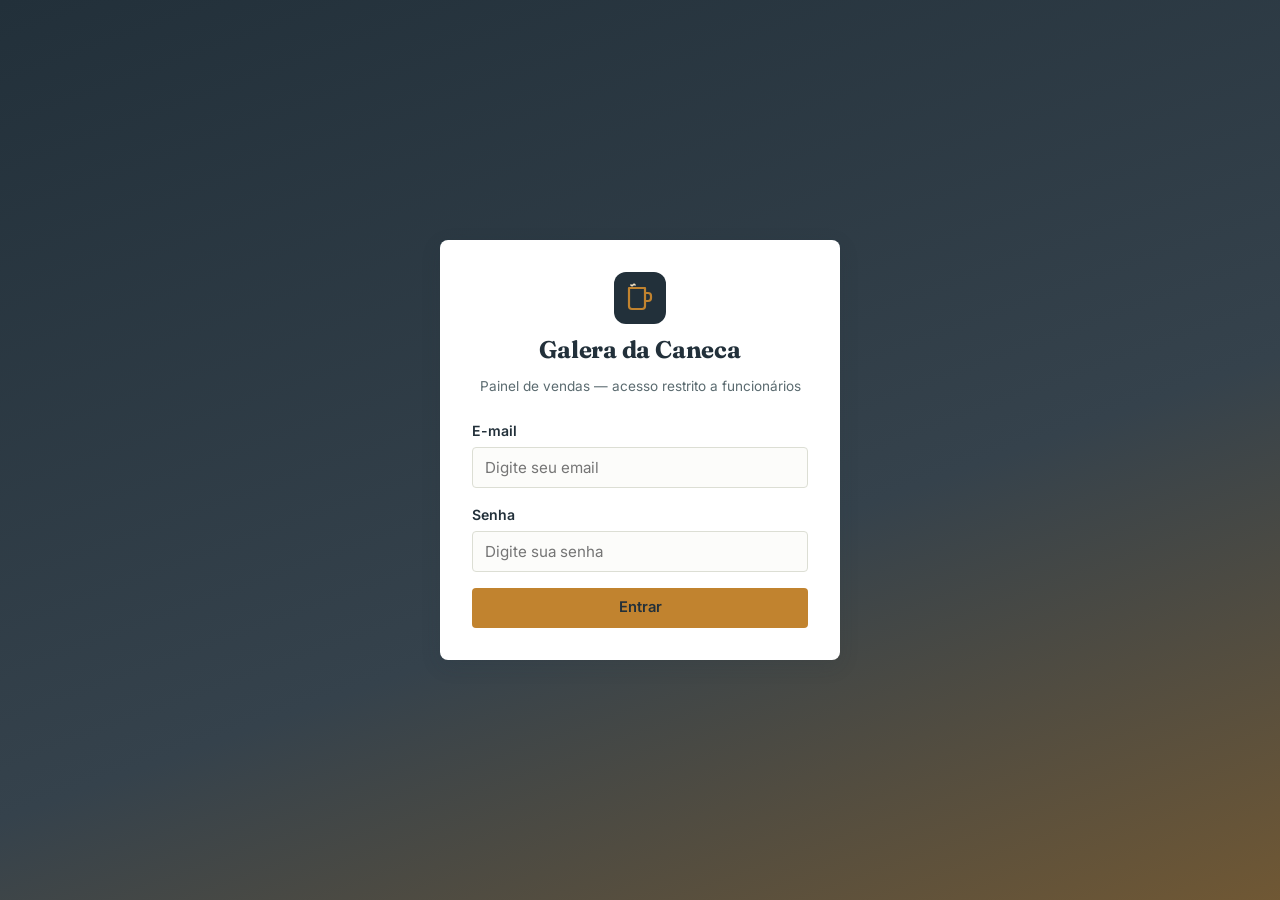
<file: src/main/webapp/vendedores.html>
<!DOCTYPE html>
<html lang="pt-BR">
<head>
<meta charset="UTF-8">
<meta name="viewport" content="width=device-width, initial-scale=1.0">
<title>Galera da Caneca — Funcionários</title>
<link rel="stylesheet" href="css/base.css">
<link rel="stylesheet" href="css/layout.css">
<link rel="stylesheet" href="css/components.css">
</head>
<body>

<div class="pagina">
  <header class="cabecalho">
    <div class="cabecalho__barra">
      <div class="marca">
        <svg width="30" height="30" viewBox="0 0 52 52" fill="none" xmlns="http://www.w3.org/2000/svg" aria-hidden="true">
          <rect width="52" height="52" rx="12" fill="#C1832F"/>
          <path d="M15 16h16v18a3 3 0 0 1-3 3H18a3 3 0 0 1-3-3V16Z" stroke="#22303A" stroke-width="2.2" stroke-linejoin="round"/>
          <path d="M31 21h3a3 3 0 0 1 3 3v2a3 3 0 0 1-3 3h-3" stroke="#22303A" stroke-width="2.2" stroke-linecap="round" stroke-linejoin="round"/>
        </svg>
        <span>Galera da Caneca<span class="marca__linha2">Sistema de Vendas</span></span>
      </div>
      <nav class="nav-principal">
        <a href="dashboard.html">Dashboard</a>
        <a href="vendas.html">Vendas</a>
        <a href="clientes.html">Clientes</a>
        <a href="produtos.html" class="somente-gerente">Produtos</a>
        <a href="vendedores.html" class="ativo somente-gerente">Funcionários</a>
      </nav>
      <div class="cabecalho__usuario">
        <span class="crachá"><span class="crachá__ponto"></span><span data-usuario-nome></span> · <span data-usuario-perfil></span></span>
        <button class="btn-sair" data-acao="sair" type="button">Sair</button>
      </div>
    </div>
  </header>

  <main class="miolo">
    <div class="container">
      <div class="cabecalho-secao">
        <div>
          <h1>Funcionários Cadastrados</h1>
          <p class="subtitulo" data-contador-vendedores>0 funcionário(s)</p>
        </div>
        <a href="vendedor-form.html" class="btn btn--primario">+ Novo Funcionário</a>
      </div>

      <div class="barra-filtros">
        <input type="search" id="busca-vendedor" placeholder="Buscar por nome…" aria-label="Buscar funcionário por nome">
      </div>

      <div class="tabela-caixa">
        <table class="tabela-dados" id="tabela-vendedores">
          <thead>
            <tr>
              <th>ID</th>
              <th>Nome Completo</th>
              <th>CPF</th>
              <th>Email</th>
              <th>Telefone</th>
              <th>Cargo</th>
              <th></th>
            </tr>
          </thead>
          <tbody></tbody>
        </table>
      </div>
    </div>
  </main>

  <footer class="rodape">Galera da Caneca &copy; 2026 — Projeto acadêmico, front-end sem conexão com banco de dados.</footer>
</div>

<script src="js/api.js"></script>
<script src="js/utilitarios.js"></script>
<script src="js/cabecalho.js"></script>
<script src="js/vendedores.js"></script>
<script>inicializarListaVendedores();</script>
</body>
</html>
</file>
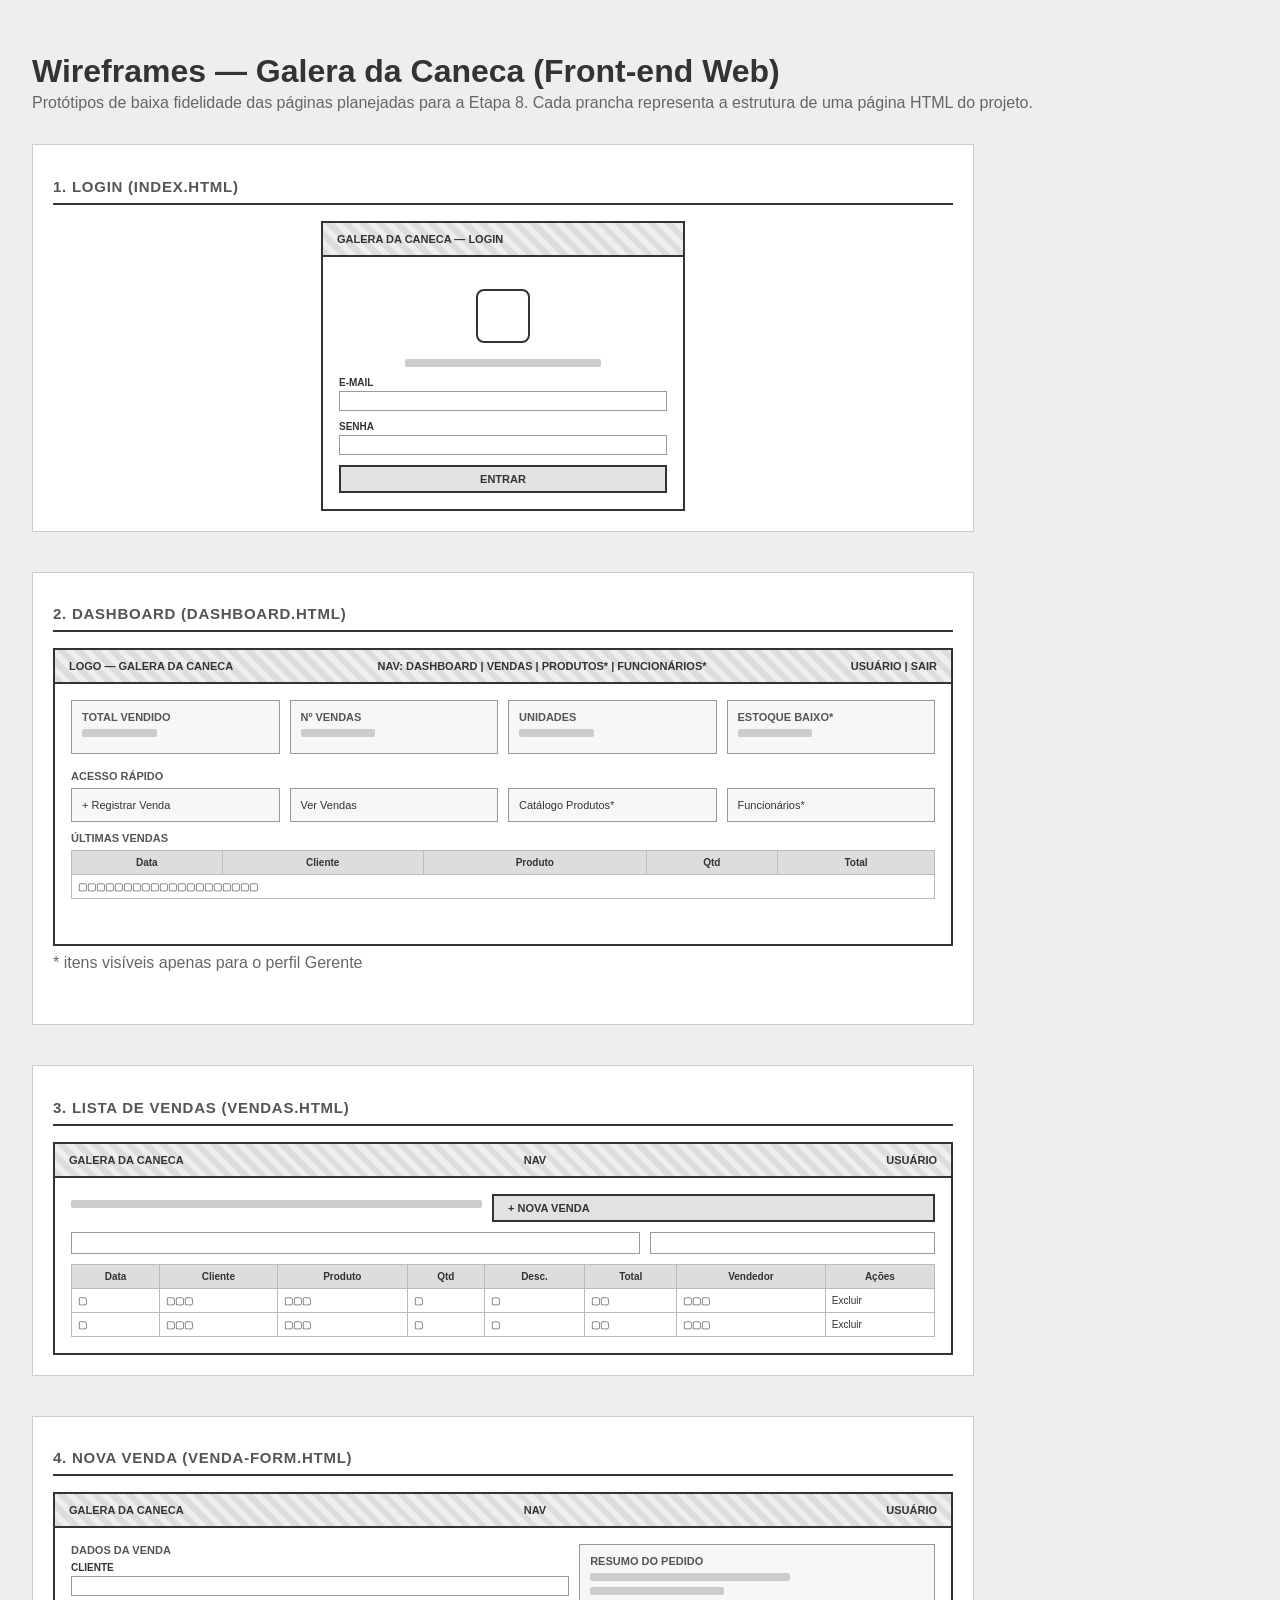
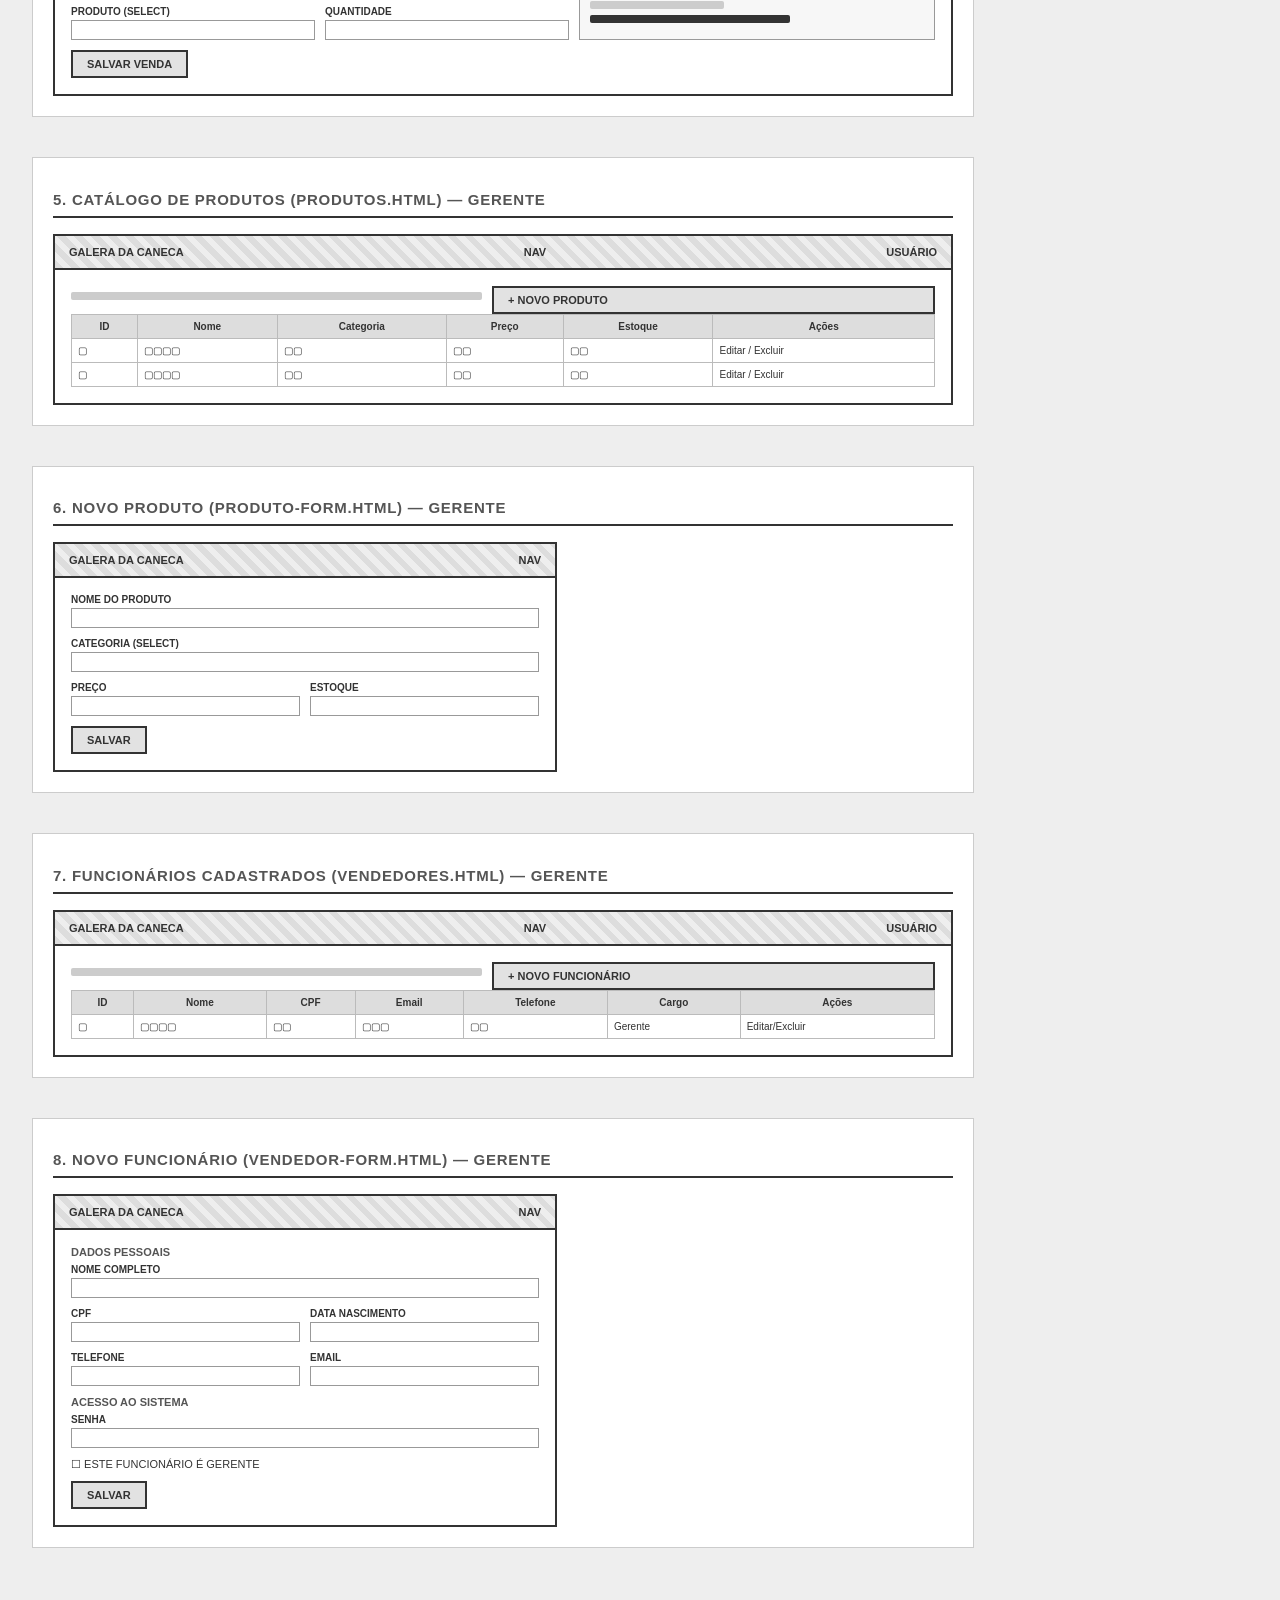
<file: src/main/webapp/wireframes/wireframes.html>
<!DOCTYPE html>
<html lang="pt-BR">
<head>
<meta charset="UTF-8">
<title>Galera da Caneca — Wireframes</title>
<style>
  body{font-family:Arial,Helvetica,sans-serif;background:#eee;margin:0;padding:32px;color:#333}
  h1{margin-bottom:4px}
  p.legenda{color:#666;margin-top:0;margin-bottom:32px}
  .prancha{background:#fff;border:1px solid #ccc;margin-bottom:40px;padding:20px;max-width:900px}
  .prancha h2{font-size:15px;text-transform:uppercase;letter-spacing:.05em;color:#555;border-bottom:2px solid #333;padding-bottom:8px;margin-bottom:16px}
  .wf{border:2px solid #333}
  .wf-header{background:repeating-linear-gradient(45deg,#ddd,#ddd 6px,#eee 6px,#eee 12px);border-bottom:2px solid #333;padding:10px 14px;display:flex;justify-content:space-between;font-size:11px;font-weight:bold}
  .wf-body{display:flex;min-height:260px}
  .wf-nav{width:150px;border-right:2px dashed #999;padding:12px;font-size:11px}
  .wf-nav div{border:1px solid #999;padding:8px;margin-bottom:8px;background:#f5f5f5}
  .wf-main{flex:1;padding:16px;font-size:11px}
  .box{border:1px solid #999;background:#f7f7f7;padding:10px;margin-bottom:10px;flex:1}
  .box-title{font-weight:bold;font-size:11px;margin-bottom:6px;color:#555}
  .row{display:flex;gap:10px}
  .row > div{flex:1}
  .btn{display:inline-block;border:2px solid #333;padding:6px 14px;font-weight:bold;font-size:11px;background:#e2e2e2}
  .placeholder-linha{height:8px;background:#ccc;margin:6px 0;border-radius:2px}
  .placeholder-linha.w60{width:60%}
  .placeholder-linha.w40{width:40%}
  .tabela-wf{width:100%;border-collapse:collapse;font-size:10px}
  .tabela-wf th,.tabela-wf td{border:1px solid #bbb;padding:6px}
  .tabela-wf th{background:#ddd}
  .campo-wf{margin-bottom:10px}
  .campo-wf label{display:block;font-size:10px;font-weight:bold;margin-bottom:3px}
  .campo-wf .input{border:1px solid #999;background:#fff;height:18px}
</style>
</head>
<body>
<h1>Wireframes — Galera da Caneca (Front-end Web)</h1>
<p class="legenda">Protótipos de baixa fidelidade das páginas planejadas para a Etapa 8. Cada prancha representa a estrutura de uma página HTML do projeto.</p>

<div class="prancha">
  <h2>1. Login (index.html)</h2>
  <div class="wf" style="max-width:360px;margin:0 auto;">
    <div class="wf-header"><span>GALERA DA CANECA — LOGIN</span></div>
    <div class="wf-main" style="text-align:center;">
      <div style="width:50px;height:50px;border:2px solid #333;border-radius:8px;margin:16px auto;"></div>
      <div class="placeholder-linha w60" style="margin:10px auto;"></div>
      <div class="campo-wf" style="text-align:left;"><label>E-MAIL</label><div class="input"></div></div>
      <div class="campo-wf" style="text-align:left;"><label>SENHA</label><div class="input"></div></div>
      <div class="btn" style="width:100%;box-sizing:border-box;text-align:center;">ENTRAR</div>
    </div>
  </div>
</div>

<div class="prancha">
  <h2>2. Dashboard (dashboard.html)</h2>
  <div class="wf">
    <div class="wf-header"><span>LOGO — GALERA DA CANECA</span><span>NAV: DASHBOARD | VENDAS | PRODUTOS* | FUNCIONÁRIOS*</span><span>USUÁRIO | SAIR</span></div>
    <div class="wf-body">
      <div class="wf-main">
        <div class="row">
          <div class="box"><div class="box-title">TOTAL VENDIDO</div><div class="placeholder-linha w40"></div></div>
          <div class="box"><div class="box-title">Nº VENDAS</div><div class="placeholder-linha w40"></div></div>
          <div class="box"><div class="box-title">UNIDADES</div><div class="placeholder-linha w40"></div></div>
          <div class="box"><div class="box-title">ESTOQUE BAIXO*</div><div class="placeholder-linha w40"></div></div>
        </div>
        <div class="box-title" style="margin-top:6px;">ACESSO RÁPIDO</div>
        <div class="row">
          <div class="box">+ Registrar Venda</div>
          <div class="box">Ver Vendas</div>
          <div class="box">Catálogo Produtos*</div>
          <div class="box">Funcionários*</div>
        </div>
        <div class="box-title">ÚLTIMAS VENDAS</div>
        <table class="tabela-wf"><tr><th>Data</th><th>Cliente</th><th>Produto</th><th>Qtd</th><th>Total</th></tr>
        <tr><td colspan="5">▢▢▢▢▢▢▢▢▢▢▢▢▢▢▢▢▢▢▢▢</td></tr></table>
      </div>
    </div>
  </div>
  <p class="legenda" style="margin-top:8px;">* itens visíveis apenas para o perfil Gerente</p>
</div>

<div class="prancha">
  <h2>3. Lista de Vendas (vendas.html)</h2>
  <div class="wf">
    <div class="wf-header"><span>GALERA DA CANECA</span><span>NAV</span><span>USUÁRIO</span></div>
    <div class="wf-main">
      <div class="row"><div class="placeholder-linha w40"></div><div class="btn" style="width:110px;">+ NOVA VENDA</div></div>
      <div class="row" style="margin:10px 0;"><div class="input" style="border:1px solid #999;height:20px;flex:2;"></div><div class="input" style="border:1px solid #999;height:20px;flex:1;"></div></div>
      <table class="tabela-wf">
        <tr><th>Data</th><th>Cliente</th><th>Produto</th><th>Qtd</th><th>Desc.</th><th>Total</th><th>Vendedor</th><th>Ações</th></tr>
        <tr><td>▢</td><td>▢▢▢</td><td>▢▢▢</td><td>▢</td><td>▢</td><td>▢▢</td><td>▢▢▢</td><td>Excluir</td></tr>
        <tr><td>▢</td><td>▢▢▢</td><td>▢▢▢</td><td>▢</td><td>▢</td><td>▢▢</td><td>▢▢▢</td><td>Excluir</td></tr>
      </table>
    </div>
  </div>
</div>

<div class="prancha">
  <h2>4. Nova Venda (venda-form.html)</h2>
  <div class="wf">
    <div class="wf-header"><span>GALERA DA CANECA</span><span>NAV</span><span>USUÁRIO</span></div>
    <div class="wf-main">
      <div class="row">
        <div style="flex:1.4;">
          <div class="box-title">DADOS DA VENDA</div>
          <div class="campo-wf"><label>CLIENTE</label><div class="input"></div></div>
          <div class="row">
            <div class="campo-wf"><label>PRODUTO (SELECT)</label><div class="input"></div></div>
            <div class="campo-wf"><label>QUANTIDADE</label><div class="input"></div></div>
          </div>
          <div class="btn">SALVAR VENDA</div>
        </div>
        <div style="flex:1;">
          <div class="box">
            <div class="box-title">RESUMO DO PEDIDO</div>
            <div class="placeholder-linha w60"></div>
            <div class="placeholder-linha w40"></div>
            <div class="placeholder-linha w40"></div>
            <div class="placeholder-linha w60" style="background:#333;"></div>
          </div>
        </div>
      </div>
    </div>
  </div>
</div>

<div class="prancha">
  <h2>5. Catálogo de Produtos (produtos.html) — Gerente</h2>
  <div class="wf">
    <div class="wf-header"><span>GALERA DA CANECA</span><span>NAV</span><span>USUÁRIO</span></div>
    <div class="wf-main">
      <div class="row"><div class="placeholder-linha w40"></div><div class="btn" style="width:120px;">+ NOVO PRODUTO</div></div>
      <table class="tabela-wf">
        <tr><th>ID</th><th>Nome</th><th>Categoria</th><th>Preço</th><th>Estoque</th><th>Ações</th></tr>
        <tr><td>▢</td><td>▢▢▢▢</td><td>▢▢</td><td>▢▢</td><td>▢▢</td><td>Editar / Excluir</td></tr>
        <tr><td>▢</td><td>▢▢▢▢</td><td>▢▢</td><td>▢▢</td><td>▢▢</td><td>Editar / Excluir</td></tr>
      </table>
    </div>
  </div>
</div>

<div class="prancha">
  <h2>6. Novo Produto (produto-form.html) — Gerente</h2>
  <div class="wf" style="max-width:500px;">
    <div class="wf-header"><span>GALERA DA CANECA</span><span>NAV</span></div>
    <div class="wf-main">
      <div class="campo-wf"><label>NOME DO PRODUTO</label><div class="input"></div></div>
      <div class="campo-wf"><label>CATEGORIA (SELECT)</label><div class="input"></div></div>
      <div class="row">
        <div class="campo-wf"><label>PREÇO</label><div class="input"></div></div>
        <div class="campo-wf"><label>ESTOQUE</label><div class="input"></div></div>
      </div>
      <div class="btn">SALVAR</div>
    </div>
  </div>
</div>

<div class="prancha">
  <h2>7. Funcionários Cadastrados (vendedores.html) — Gerente</h2>
  <div class="wf">
    <div class="wf-header"><span>GALERA DA CANECA</span><span>NAV</span><span>USUÁRIO</span></div>
    <div class="wf-main">
      <div class="row"><div class="placeholder-linha w40"></div><div class="btn" style="width:150px;">+ NOVO FUNCIONÁRIO</div></div>
      <table class="tabela-wf">
        <tr><th>ID</th><th>Nome</th><th>CPF</th><th>Email</th><th>Telefone</th><th>Cargo</th><th>Ações</th></tr>
        <tr><td>▢</td><td>▢▢▢▢</td><td>▢▢</td><td>▢▢▢</td><td>▢▢</td><td>Gerente</td><td>Editar/Excluir</td></tr>
      </table>
    </div>
  </div>
</div>

<div class="prancha">
  <h2>8. Novo Funcionário (vendedor-form.html) — Gerente</h2>
  <div class="wf" style="max-width:500px;">
    <div class="wf-header"><span>GALERA DA CANECA</span><span>NAV</span></div>
    <div class="wf-main">
      <div class="box-title">DADOS PESSOAIS</div>
      <div class="campo-wf"><label>NOME COMPLETO</label><div class="input"></div></div>
      <div class="row">
        <div class="campo-wf"><label>CPF</label><div class="input"></div></div>
        <div class="campo-wf"><label>DATA NASCIMENTO</label><div class="input"></div></div>
      </div>
      <div class="row">
        <div class="campo-wf"><label>TELEFONE</label><div class="input"></div></div>
        <div class="campo-wf"><label>EMAIL</label><div class="input"></div></div>
      </div>
      <div class="box-title">ACESSO AO SISTEMA</div>
      <div class="campo-wf"><label>SENHA</label><div class="input"></div></div>
      <div class="campo-wf">☐ ESTE FUNCIONÁRIO É GERENTE</div>
      <div class="btn">SALVAR</div>
    </div>
  </div>
</div>

</body>
</html>
</file>
<file: src/main/webapp/css/base.css>
/* ============================================================
   BASE.CSS — Reset, variáveis de design e tipografia
   Projeto: Galera da Caneca (sistema de vendas)
   ============================================================ */

@import url('https://fonts.googleapis.com/css2?family=Fraunces:opsz,wght@9..144,500;9..144,700&family=Inter:wght@400;500;600;700&family=IBM+Plex+Mono:wght@500;600&display=swap');

:root {
  
  --cor-fundo: #F2F3EE;         
  --cor-superficie: #FFFFFF;     
  --cor-navbar: #22303A;          
  --cor-navbar-texto: #F2E9DD;
  --cor-texto: #22303A;
  --cor-texto-suave: #5B6B70;
  --cor-borda: #DCDED4;

  --cor-cobre: #C1832F;           
  --cor-cobre-escuro: #9C6822;
  --cor-cobre-claro: #F3E0C2;

  --cor-sucesso: #3C6E47;
  --cor-sucesso-fundo: #E4EFE6;
  --cor-alerta: #A3401F;
  --cor-alerta-fundo: #F8E7E0;
  --cor-info: #2C5F72;
  --cor-info-fundo: #E2EEF1;

  --fonte-titulo: 'Fraunces', Georgia, serif;
  --fonte-corpo: 'Inter', -apple-system, BlinkMacSystemFont, sans-serif;
  --fonte-dados: 'IBM Plex Mono', 'Courier New', monospace;

  --raio: 8px;
  --raio-peq: 4px;
  --sombra: 0 2px 8px rgba(34, 48, 58, 0.08);
  --sombra-media: 0 6px 20px rgba(34, 48, 58, 0.14);

  --espaco-1: 4px;
  --espaco-2: 8px;
  --espaco-3: 16px;
  --espaco-4: 24px;
  --espaco-5: 32px;
  --espaco-6: 48px;
}

* {
  box-sizing: border-box;
  margin: 0;
  padding: 0;
}

html {
  scroll-behavior: smooth;
}

body {
  font-family: var(--fonte-corpo);
  background-color: var(--cor-fundo);
  color: var(--cor-texto);
  line-height: 1.5;
  min-height: 100vh;
}

h1, h2, h3, h4 {
  font-family: var(--fonte-titulo);
  font-weight: 700;
  letter-spacing: -0.01em;
  color: var(--cor-texto);
}

h1 { font-size: 1.9rem; }
h2 { font-size: 1.4rem; }
h3 { font-size: 1.1rem; }

a {
  color: var(--cor-cobre-escuro);
  text-decoration: none;
}
a:hover { text-decoration: underline; }

img { max-width: 100%; display: block; }

a:focus-visible,
button:focus-visible,
input:focus-visible,
select:focus-visible,
textarea:focus-visible {
  outline: 3px solid var(--cor-cobre);
  outline-offset: 2px;
}

@media (prefers-reduced-motion: reduce) {
  * { animation: none !important; transition: none !important; }
}

.container {
  width: 100%;
  max-width: 1180px;
  margin: 0 auto;
  padding: 0 var(--espaco-4);
}

.somente-leitor {
  position: absolute;
  width: 1px; height: 1px;
  overflow: hidden;
  clip: rect(0,0,0,0);
}
</file>
<file: src/main/webapp/css/components.css>
/* ============================================================
   COMPONENTS.CSS — botões, formulários, tabelas, cartões, alertas
   ============================================================ */

.btn {
  display: inline-flex;
  align-items: center;
  justify-content: center;
  gap: 8px;
  font-family: var(--fonte-corpo);
  font-weight: 600;
  font-size: 0.92rem;
  padding: 10px 20px;
  border-radius: var(--raio-peq);
  border: 1px solid transparent;
  cursor: pointer;
  transition: transform .08s ease, background-color .15s ease, box-shadow .15s ease;
  line-height: 1.2;
}
.btn:active { transform: translateY(1px); }

.btn--primario {
  background-color: var(--cor-cobre);
  color: #22303A;
}
.btn--primario:hover { background-color: var(--cor-cobre-escuro); color: #fff; }

.btn--secundario {
  background-color: transparent;
  color: var(--cor-navbar);
  border-color: var(--cor-borda);
}
.btn--secundario:hover { background-color: #fff; border-color: var(--cor-navbar); }

.btn--perigo {
  background-color: transparent;
  color: var(--cor-alerta);
  border-color: var(--cor-alerta);
}
.btn--perigo:hover { background-color: var(--cor-alerta); color: #fff; }

.btn--pequeno { padding: 6px 12px; font-size: 0.8rem; }
.btn--bloco { width: 100%; }
.btn:disabled { opacity: 0.5; cursor: not-allowed; }


.cartao {
  background: var(--cor-superficie);
  border: 1px solid var(--cor-borda);
  border-radius: var(--raio);
  padding: var(--espaco-4);
  box-shadow: var(--sombra);
}

.cartao-metrica {
  background: var(--cor-superficie);
  border: 1px solid var(--cor-borda);
  border-left: 4px solid var(--cor-cobre);
  border-radius: var(--raio);
  padding: var(--espaco-4);
  box-shadow: var(--sombra);
}
.cartao-metrica__rotulo {
  font-size: 0.78rem;
  text-transform: uppercase;
  letter-spacing: .08em;
  color: var(--cor-texto-suave);
  font-weight: 600;
}
.cartao-metrica__valor {
  font-family: var(--fonte-dados);
  font-size: 1.9rem;
  font-weight: 600;
  margin-top: 6px;
  color: var(--cor-navbar);
}

.cartao-acao {
  display: flex;
  flex-direction: column;
  gap: var(--espaco-2);
  background: var(--cor-superficie);
  border: 1px solid var(--cor-borda);
  border-radius: var(--raio);
  padding: var(--espaco-4);
  box-shadow: var(--sombra);
  text-decoration: none;
  color: var(--cor-texto);
  transition: box-shadow .15s ease, transform .1s ease;
}
.cartao-acao:hover {
  box-shadow: var(--sombra-media);
  transform: translateY(-2px);
  text-decoration: none;
}
.cartao-acao__icone {
  width: 40px; height: 40px;
  display: flex; align-items: center; justify-content: center;
  border-radius: var(--raio-peq);
  background: var(--cor-cobre-claro);
  color: var(--cor-cobre-escuro);
}
.cartao-acao h3 { margin-top: 4px; }
.cartao-acao p { color: var(--cor-texto-suave); font-size: 0.88rem; }


.form-caixa {
  background: var(--cor-superficie);
  border: 1px solid var(--cor-borda);
  border-radius: var(--raio);
  box-shadow: var(--sombra);
  padding: var(--espaco-5);
  max-width: 760px;
}

.campo {
  margin-bottom: var(--espaco-3);
}

.campo label {
  display: block;
  font-weight: 600;
  font-size: 0.88rem;
  margin-bottom: 6px;
  color: var(--cor-texto);
}

.campo .dica {
  font-size: 0.78rem;
  color: var(--cor-texto-suave);
  margin-top: 4px;
}

.campo input,
.campo select,
.campo textarea {
  width: 100%;
  font-family: var(--fonte-corpo);
  font-size: 0.95rem;
  padding: 10px 12px;
  border: 1px solid var(--cor-borda);
  border-radius: var(--raio-peq);
  background: #FCFCFA;
  color: var(--cor-texto);
  transition: border-color .15s ease, box-shadow .15s ease;
}

.campo input:focus,
.campo select:focus,
.campo textarea:focus {
  border-color: var(--cor-cobre);
  box-shadow: 0 0 0 3px var(--cor-cobre-claro);
  outline: none;
}

.campo input.invalido,
.campo select.invalido {
  border-color: var(--cor-alerta);
}

.mensagem-erro {
  color: var(--cor-alerta);
  font-size: 0.8rem;
  margin-top: 4px;
  display: none;
}
.mensagem-erro.visivel { display: block; }

.linha-campos {
  display: grid;
  grid-template-columns: 1fr 1fr;
  gap: var(--espaco-3);
}
@media (max-width: 560px) {
  .linha-campos { grid-template-columns: 1fr; }
}

.campo-checkbox {
  display: flex;
  align-items: center;
  gap: 8px;
}
.campo-checkbox input { width: auto; }

fieldset {
  border: 1px dashed var(--cor-borda);
  border-radius: var(--raio-peq);
  padding: var(--espaco-3);
  margin-bottom: var(--espaco-3);
}
legend {
  font-family: var(--fonte-titulo);
  font-weight: 700;
  padding: 0 8px;
  color: var(--cor-cobre-escuro);
}

.acoes-form {
  display: flex;
  gap: var(--espaco-2);
  margin-top: var(--espaco-4);
  padding-top: var(--espaco-3);
  border-top: 1px solid var(--cor-borda);
}


.tabela-caixa {
  background: var(--cor-superficie);
  border: 1px solid var(--cor-borda);
  border-radius: var(--raio);
  box-shadow: var(--sombra);
  overflow-x: auto;
}

table.tabela-dados {
  width: 100%;
  border-collapse: collapse;
  font-size: 0.92rem;
}

.tabela-dados thead th {
  text-align: left;
  background: var(--cor-navbar);
  color: var(--cor-navbar-texto);
  padding: 12px 16px;
  font-weight: 600;
  font-size: 0.78rem;
  text-transform: uppercase;
  letter-spacing: .06em;
  white-space: nowrap;
}

.tabela-dados tbody td {
  padding: 12px 16px;
  border-bottom: 1px solid var(--cor-borda);
  color: var(--cor-texto);
}

.tabela-dados tbody tr:last-child td { border-bottom: none; }
.tabela-dados tbody tr:hover { background: #FBF7EF; }

.tabela-dados td.numerico,
.tabela-dados th.numerico {
  font-family: var(--fonte-dados);
  text-align: right;
}

.tabela-dados .col-acoes {
  display: flex;
  gap: 6px;
  justify-content: flex-end;
}

.estado-vazio {
  text-align: center;
  padding: var(--espaco-6) var(--espaco-4);
  color: var(--cor-texto-suave);
}
.estado-vazio h3 { color: var(--cor-texto); margin-bottom: 6px; }


.selo {
  display: inline-flex;
  align-items: center;
  gap: 5px;
  padding: 3px 10px;
  border-radius: 999px;
  font-size: 0.76rem;
  font-weight: 600;
}
.selo--gerente { background: var(--cor-cobre-claro); color: var(--cor-cobre-escuro); }
.selo--vendedor { background: var(--cor-info-fundo); color: var(--cor-info); }
.selo--ok { background: var(--cor-sucesso-fundo); color: var(--cor-sucesso); }
.selo--baixo-estoque { background: var(--cor-alerta-fundo); color: var(--cor-alerta); }


.alerta {
  border-radius: var(--raio-peq);
  padding: 12px 16px;
  font-size: 0.88rem;
  margin-bottom: var(--espaco-3);
  border: 1px solid transparent;
}
.alerta--sucesso { background: var(--cor-sucesso-fundo); color: var(--cor-sucesso); border-color: #bfdcc4; }
.alerta--erro { background: var(--cor-alerta-fundo); color: var(--cor-alerta); border-color: #eccabd; }
.alerta--info { background: var(--cor-info-fundo); color: var(--cor-info); border-color: #c3dbe1; }

.toast-container {
  position: fixed;
  top: 84px;
  right: 20px;
  z-index: 200;
  display: flex;
  flex-direction: column;
  gap: 8px;
  max-width: 320px;
}
.toast {
  animation: entrar-toast .25s ease;
  box-shadow: var(--sombra-media);
}
@keyframes entrar-toast {
  from { opacity: 0; transform: translateX(20px); }
  to { opacity: 1; transform: translateX(0); }
}


.barra-filtros {
  display: flex;
  gap: var(--espaco-2);
  flex-wrap: wrap;
  margin-bottom: var(--espaco-3);
  align-items: center;
}
.barra-filtros input[type="search"],
.barra-filtros select {
  padding: 9px 12px;
  border: 1px solid var(--cor-borda);
  border-radius: var(--raio-peq);
  font-family: var(--fonte-corpo);
  font-size: 0.9rem;
  background: var(--cor-superficie);
}
.barra-filtros input[type="search"] { min-width: 220px; flex: 1; }


.tela-login {
  min-height: 100vh;
  display: flex;
  align-items: center;
  justify-content: center;
  background: linear-gradient(160deg, var(--cor-navbar) 0%, #35424C 60%, var(--cor-cobre-escuro) 130%);
  padding: var(--espaco-4);
}

.cartao-login {
  background: var(--cor-superficie);
  width: 100%;
  max-width: 400px;
  border-radius: var(--raio);
  box-shadow: var(--sombra-media);
  padding: var(--espaco-5);
}

.cartao-login__marca {
  display: flex;
  flex-direction: column;
  align-items: center;
  gap: var(--espaco-2);
  margin-bottom: var(--espaco-4);
  text-align: center;
}

.cartao-login__marca h1 { font-size: 1.5rem; }
.cartao-login__marca p { color: var(--cor-texto-suave); font-size: 0.85rem; }

.credenciais-demo {
    margin-top: 1.5rem;
    padding: 1rem;
    background: #f7f5f0;
    border: 1px solid #e3ddd1;
    border-radius: 8px;
}

.credenciais-demo p {
    margin: .5rem 0 1rem;
    font-size: .9rem;
    color: #555;
}

.btn-demo {
    width: 100%;
    display: flex;
    flex-direction: column;
    align-items: flex-start;
    gap: .2rem;

    padding: .9rem 1rem;
    margin-bottom: .75rem;

    background: #fff;
    border: 1px solid #d8d8d8;
    border-radius: 8px;

    cursor: pointer;
    transition: .2s;
}

.btn-demo:hover {
    border-color: #c1832f;
    background: #fffaf3;
}

.btn-demo__cargo {
    font-size: 1rem;
    font-weight: 600;
    color: #22303A;
}

.btn-demo__email {
    font-size: .85rem;
    color: #666;
    font-family: monospace;
}
</file>
<file: src/main/webapp/css/layout.css>
/* ============================================================
   LAYOUT.CSS — cabeçalho, navegação lateral/superior e grades
   ============================================================ */

.cabecalho {
  background-color: var(--cor-navbar);
  color: var(--cor-navbar-texto);
  box-shadow: var(--sombra);
  position: sticky;
  top: 0;
  z-index: 50;
}

.cabecalho__barra {
  display: flex;
  align-items: center;
  justify-content: space-between;
  padding: var(--espaco-3) var(--espaco-4);
  max-width: 1180px;
  margin: 0 auto;
  gap: var(--espaco-3);
}

.marca {
  display: flex;
  align-items: center;
  gap: var(--espaco-2);
  font-family: var(--fonte-titulo);
  font-size: 1.25rem;
  font-weight: 700;
  color: var(--cor-navbar-texto);
}

.marca svg { flex-shrink: 0; }

.marca__linha2 {
  display: block;
  font-family: var(--fonte-corpo);
  font-size: 0.68rem;
  font-weight: 500;
  letter-spacing: 0.14em;
  text-transform: uppercase;
  color: var(--cor-cobre-claro);
  opacity: 0.85;
}

.nav-principal {
  display: flex;
  gap: var(--espaco-1);
  flex-wrap: wrap;
}

.nav-principal a {
  color: var(--cor-navbar-texto);
  opacity: 0.78;
  padding: var(--espaco-2) var(--espaco-3);
  border-radius: var(--raio-peq);
  font-weight: 500;
  font-size: 0.92rem;
  text-decoration: none;
  transition: background-color .15s ease, opacity .15s ease;
}
.nav-principal a:hover { background-color: rgba(255,255,255,.08); opacity: 1; text-decoration: none; }
.nav-principal a.ativo {
  background-color: var(--cor-cobre);
  color: #22303A;
  opacity: 1;
  font-weight: 600;
}

.cabecalho__usuario {
  display: flex;
  align-items: center;
  gap: var(--espaco-3);
  font-size: 0.85rem;
}

.crachá {
  display: inline-flex;
  align-items: center;
  gap: 6px;
  background: rgba(255,255,255,.08);
  padding: 6px 12px;
  border-radius: 999px;
}

.crachá__ponto {
  width: 8px; height: 8px;
  border-radius: 50%;
  background: var(--cor-cobre);
}

.btn-sair {
  background: transparent;
  border: 1px solid rgba(242,233,221,.4);
  color: var(--cor-navbar-texto);
  padding: 6px 14px;
  border-radius: var(--raio-peq);
  cursor: pointer;
  font-size: 0.85rem;
  font-family: var(--fonte-corpo);
}
.btn-sair:hover { background: rgba(255,255,255,.1); }

.pagina {
  min-height: calc(100vh - 68px);
  display: flex;
  flex-direction: column;
}

.miolo {
  flex: 1;
  padding: var(--espaco-5) 0 var(--espaco-6);
}

.cabecalho-secao {
  display: flex;
  align-items: flex-end;
  justify-content: space-between;
  flex-wrap: wrap;
  gap: var(--espaco-3);
  margin-bottom: var(--espaco-4);
}

.cabecalho-secao p.subtitulo {
  color: var(--cor-texto-suave);
  margin-top: 4px;
  font-size: 0.95rem;
}

.trilha {
  font-size: 0.8rem;
  color: var(--cor-texto-suave);
  margin-bottom: var(--espaco-2);
}
.trilha a { color: var(--cor-texto-suave); }

.grade-cartoes {
  display: grid;
  grid-template-columns: repeat(auto-fit, minmax(220px, 1fr));
  gap: var(--espaco-4);
  margin-bottom: var(--espaco-5);
}

.grade-acoes {
  display: grid;
  grid-template-columns: repeat(auto-fit, minmax(240px, 1fr));
  gap: var(--espaco-4);
}

.rodape {
  text-align: center;
  padding: var(--espaco-4);
  color: var(--cor-texto-suave);
  font-size: 0.8rem;
  border-top: 1px solid var(--cor-borda);
}

@media (max-width: 800px) {
  .cabecalho__barra { flex-wrap: wrap; }
  .nav-principal { order: 3; width: 100%; justify-content: flex-start; overflow-x: auto; }
  .cabecalho__usuario { order: 2; }
}

@media (max-width: 520px) {
  .cabecalho-secao { flex-direction: column; align-items: flex-start; }
}
</file>
